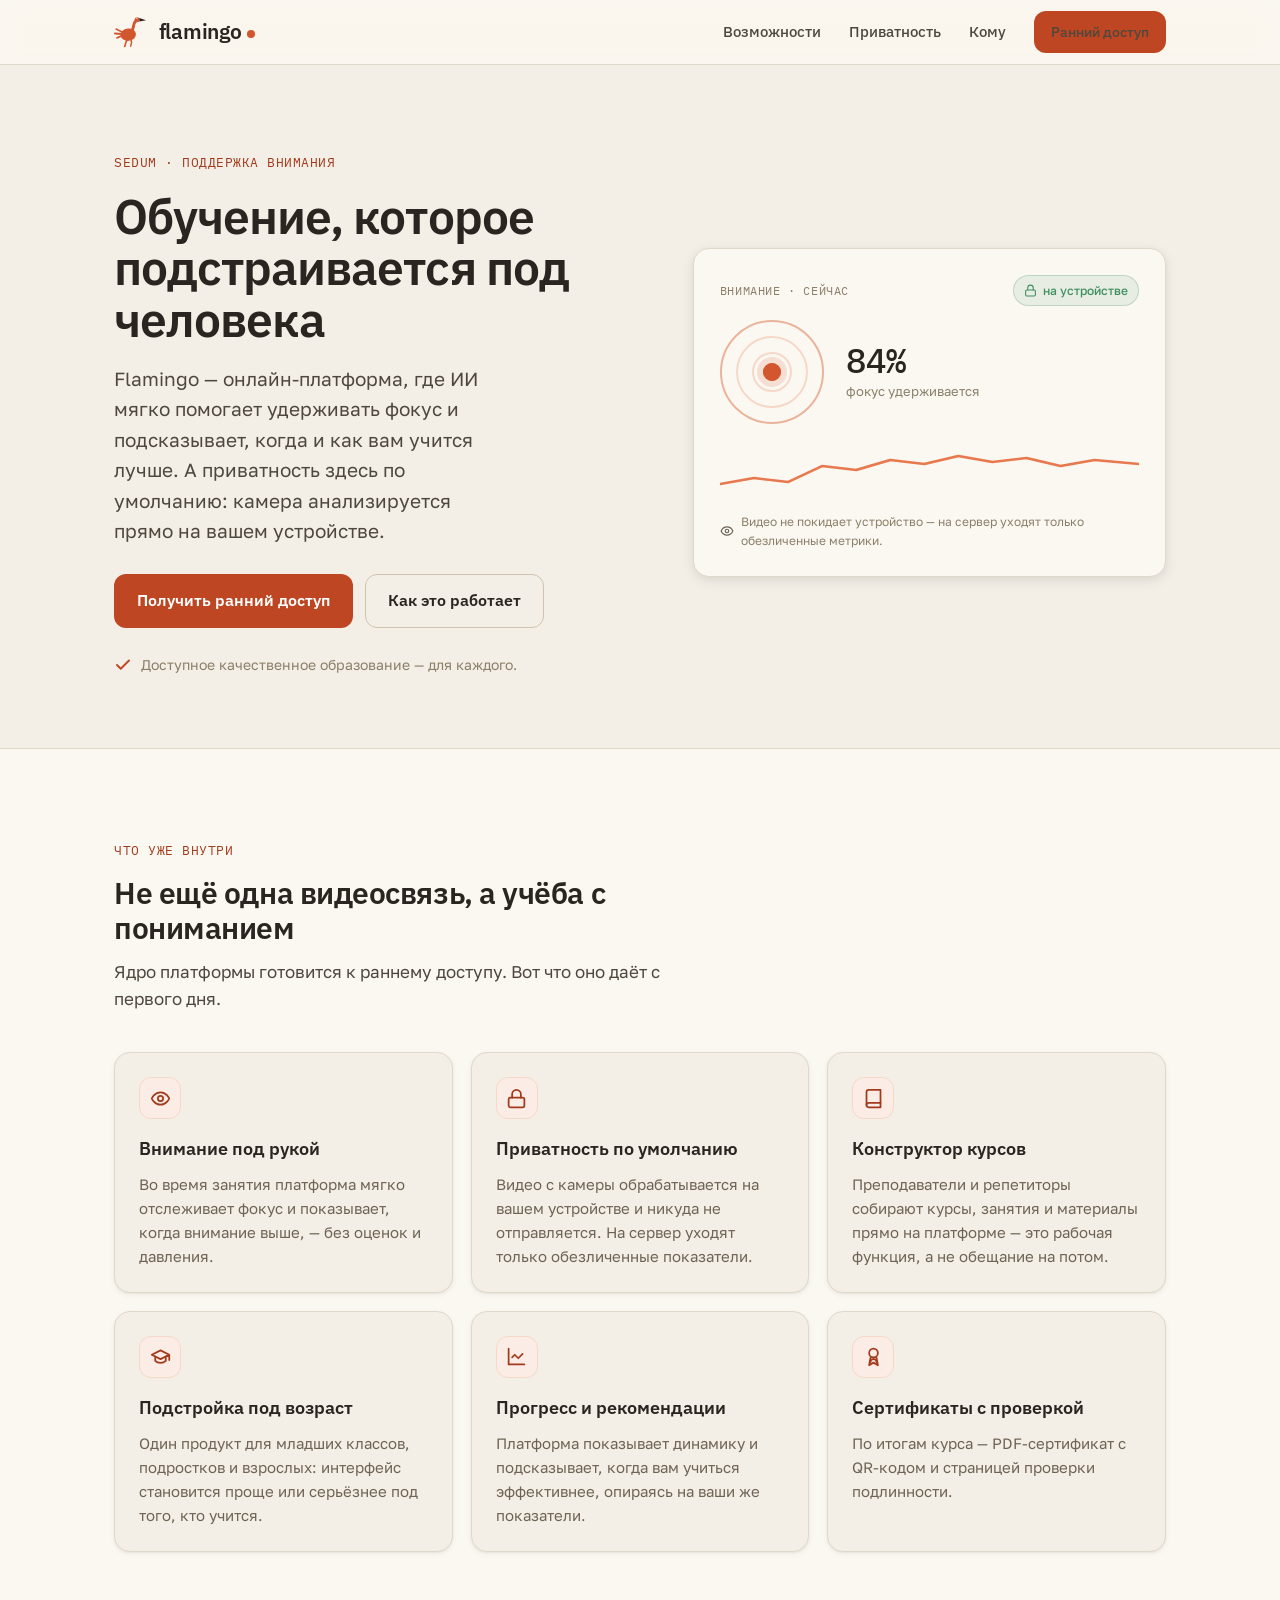
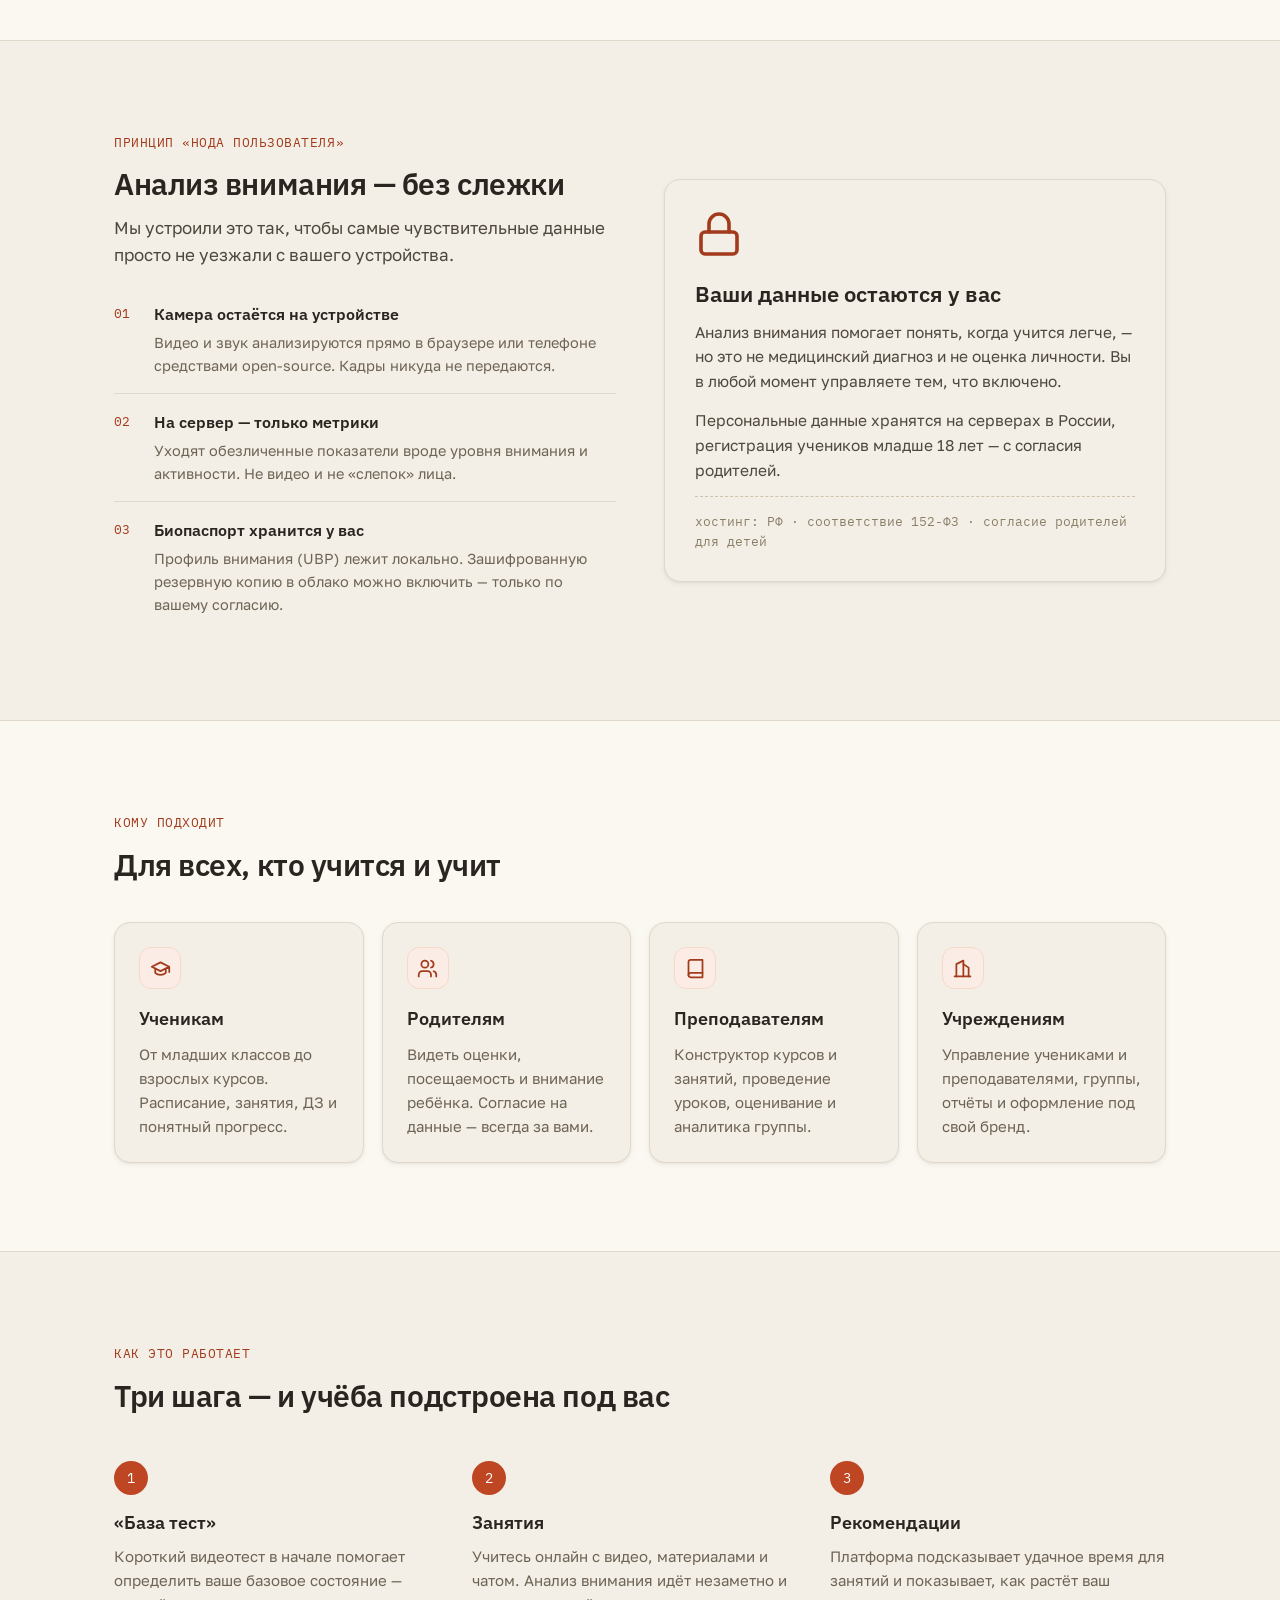
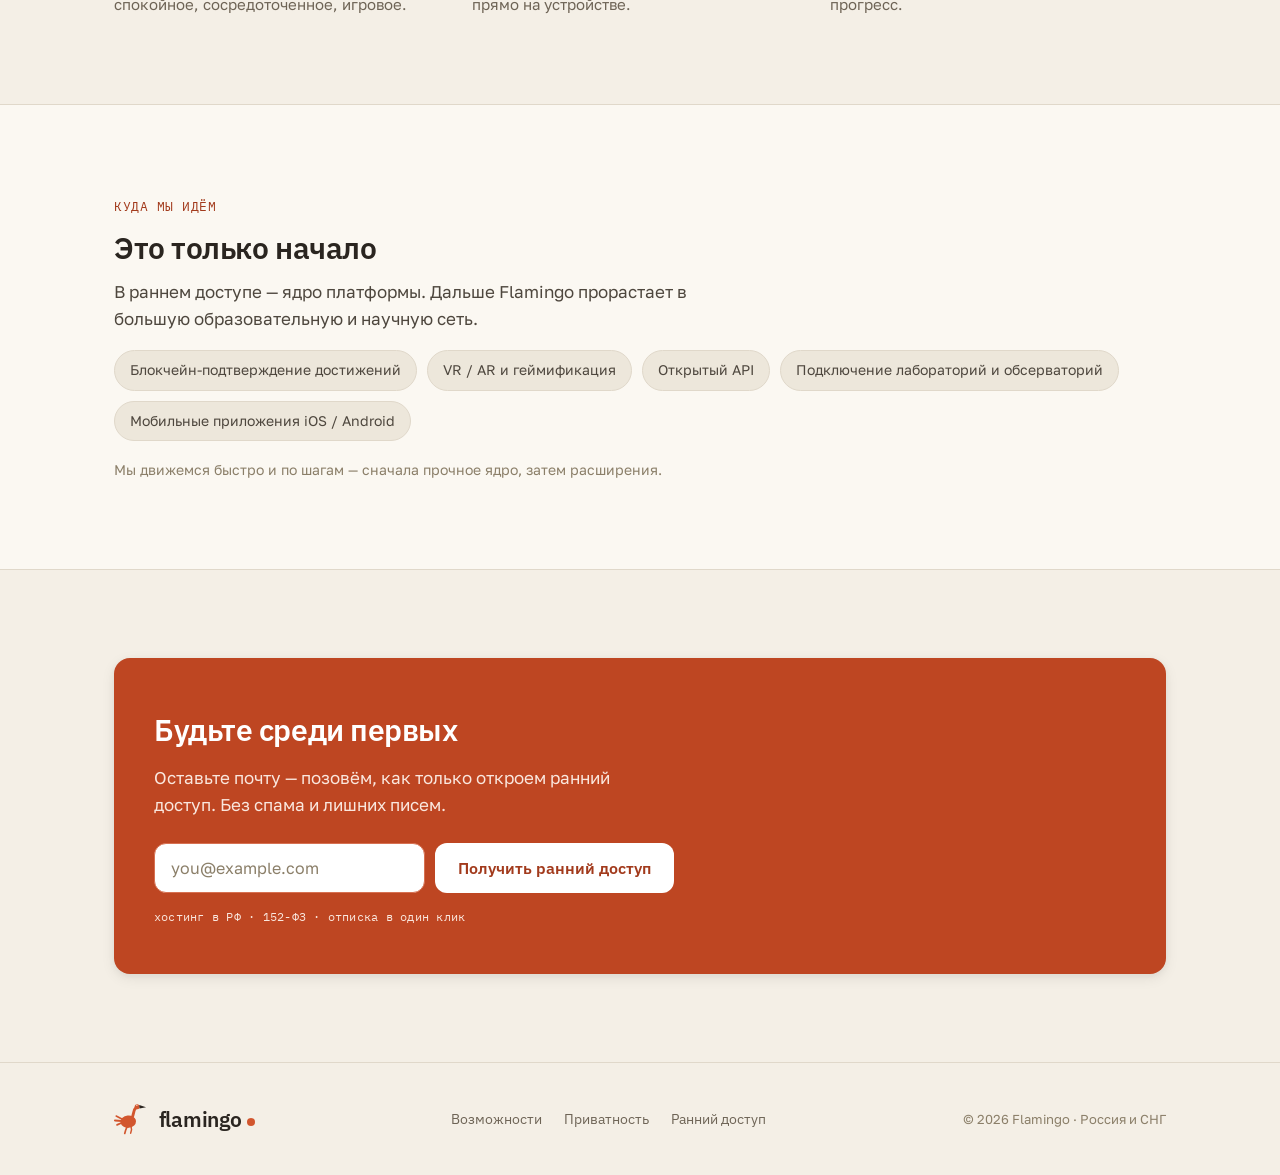
<file: landing/index.html>
<!DOCTYPE html>
<html lang="ru">
<head>
<meta charset="UTF-8" />
<meta name="viewport" content="width=device-width, initial-scale=1.0" />
<!-- Фавикон — отдельный рисунок для мелких размеров, не уменьшенный основной знак. -->
<link rel="icon" type="image/svg+xml" href="/favicon.svg" />
<title>Flamingo — обучение, которое подстраивается под человека</title>
<meta name="description" content="Онлайн-платформа Flamingo: ИИ мягко помогает удерживать внимание и подбирает, когда вам учится лучше. Приватность по умолчанию — камера анализируется на вашем устройстве." />
<link rel="preconnect" href="https://fonts.googleapis.com" />
<link rel="preconnect" href="https://fonts.gstatic.com" crossorigin />
<link href="https://fonts.googleapis.com/css2?family=IBM+Plex+Mono:wght@400;500&family=IBM+Plex+Sans:wght@400;500;600&family=Golos+Text:wght@400;500&display=swap" rel="stylesheet" />
<style>
  :root{
    --paper:#FBF8F2; --bg:#F4EFE6; --bg-subtle:#EDE7DB;
    --border:#E0D8CA; --border-strong:#CFC3B0;
    --ink:#2A2520; --n700:#4E473E; --n600:#6E6456; --n500:#8B7F69; --n400:#A99D87;
    --coral-700:#A23A1C; --coral-600:#BE4622; --coral-500:#D2562E; --coral-400:#E8794F;
    --coral-100:#F6D8C8; --coral-50:#FBEDE6;
    --success:#3F8F5F; --info:#2F74A8;
    --r-lg:16px; --r-md:12px; --r-sm:10px; --r-pill:999px;
    --shadow-sm:0 1px 2px rgba(42,37,32,.06), 0 2px 6px rgba(42,37,32,.05);
    --shadow-md:0 4px 14px rgba(42,37,32,.08), 0 2px 6px rgba(42,37,32,.05);
    --maxw:1100px;
    --sans:'IBM Plex Sans',system-ui,sans-serif;
    --body:'Golos Text',system-ui,sans-serif;
    --mono:'IBM Plex Mono',ui-monospace,monospace;
  }
  *{box-sizing:border-box;margin:0;padding:0}
  html{scroll-behavior:smooth}
  body{font-family:var(--body);background:var(--bg);color:var(--ink);line-height:1.6;-webkit-font-smoothing:antialiased;text-rendering:optimizeLegibility}
  h1,h2,h3,.eyebrow,.logo,.btn,nav a{font-family:var(--sans)}
  a{color:var(--coral-700);text-decoration:none}
  .wrap{max-width:var(--maxw);margin:0 auto;padding:0 24px}
  .mono{font-family:var(--mono)}
  .eyebrow{font-family:var(--mono);font-size:13px;letter-spacing:.04em;text-transform:uppercase;color:var(--coral-700)}

  /* focus ring for keyboard users */
  a:focus-visible,button:focus-visible,input:focus-visible{outline:none;box-shadow:0 0 0 3px var(--paper),0 0 0 5px var(--coral-400);border-radius:var(--r-sm)}

  /* ---- buttons ---- */
  .btn{display:inline-flex;align-items:center;gap:8px;font-size:16px;font-weight:600;padding:13px 22px;border-radius:var(--r-md);border:1px solid transparent;cursor:pointer;transition:transform .12s ease,background .15s ease,border-color .15s ease}
  .btn:active{transform:translateY(1px)}
  .btn-primary{background:var(--coral-600);color:#fff}
  .btn-primary:hover{background:var(--coral-700)}
  .btn-ghost{background:transparent;color:var(--ink);border-color:var(--border-strong)}
  .btn-ghost:hover{background:var(--bg-subtle)}

  /* ---- top bar ---- */
  header.bar{position:sticky;top:0;z-index:20;background:rgba(251,248,242,.82);backdrop-filter:saturate(180%) blur(10px);border-bottom:1px solid var(--border)}
  .bar .wrap{display:flex;align-items:center;justify-content:space-between;height:64px}
  /* Связка знак+слово. Знак в em, поэтому пропорция держится при любом кегле;
     он намеренно кривой — см. docs/brand/flamingo-brandbook.html §01. */
  .logo{font-weight:600;font-size:21px;letter-spacing:-.01em;display:inline-flex;align-items:center;gap:.42em;color:var(--ink);line-height:1}
  .logo .wm{display:inline-flex;align-items:flex-end}
  .logo .mk{width:1.7em;height:1.55em;flex:none;overflow:visible}
  .logo .dot{width:8px;height:8px;border-radius:50%;background:var(--coral-500);margin-left:5px;margin-bottom:4px}
  nav.links{display:flex;align-items:center;gap:28px}
  nav.links a{color:var(--n700);font-size:15px;font-weight:500}
  nav.links a:hover{color:var(--ink)}
  .bar .btn{padding:9px 16px;font-size:14px}
  @media(max-width:760px){nav.links a.navlink{display:none}}

  /* ---- hero ---- */
  .hero{padding:84px 0 72px}
  .hero .wrap{display:grid;grid-template-columns:1.05fr .95fr;gap:56px;align-items:center}
  .hero h1{font-size:48px;line-height:1.08;font-weight:600;letter-spacing:-.02em;margin:16px 0 18px}
  .hero p.sub{font-size:19px;color:var(--n700);max-width:33ch}
  .hero .cta{display:flex;gap:12px;margin-top:28px;flex-wrap:wrap}
  .hero .mission{margin-top:26px;font-size:14px;color:var(--n500);display:flex;align-items:center;gap:9px}
  .hero .mission .tick{width:18px;height:18px;color:var(--coral-600);flex:none}
  @media(max-width:880px){
    .hero .wrap{grid-template-columns:1fr;gap:40px}
    .hero h1{font-size:38px}
    .hero p.sub{max-width:none}
    .hero .visual{order:-1}
  }

  /* attention visual (the signature: a private "focus point") */
  .visual{position:relative;background:var(--paper);border:1px solid var(--border);border-radius:var(--r-lg);box-shadow:var(--shadow-md);padding:26px;overflow:hidden}
  .visual .vtop{display:flex;align-items:center;justify-content:space-between;margin-bottom:14px}
  .visual .vlabel{font-family:var(--mono);font-size:12px;text-transform:uppercase;letter-spacing:.05em;color:var(--n500)}
  .chip{display:inline-flex;align-items:center;gap:6px;font-size:12px;font-weight:500;color:var(--success);background:rgba(63,143,95,.1);border:1px solid rgba(63,143,95,.25);padding:5px 10px;border-radius:var(--r-pill)}
  .chip svg{width:13px;height:13px}
  .focuswrap{display:flex;align-items:center;gap:22px}
  .rings{position:relative;width:104px;height:104px;flex:none}
  .rings .ring{position:absolute;inset:0;border-radius:50%;border:2px solid var(--coral-200,#EBB39B)}
  .rings .ring.r2{inset:16px;border-color:var(--coral-100)}
  .rings .ring.r3{inset:32px;border-color:var(--coral-100)}
  .rings .pt{position:absolute;left:50%;top:50%;width:18px;height:18px;border-radius:50%;background:var(--coral-500);transform:translate(-50%,-50%);box-shadow:0 0 0 6px rgba(210,86,46,.16)}
  .rings .pulse{position:absolute;left:50%;top:50%;width:18px;height:18px;border-radius:50%;border:2px solid var(--coral-400);transform:translate(-50%,-50%);animation:pulse 2.8s ease-out infinite}
  @keyframes pulse{0%{opacity:.7;width:18px;height:18px}100%{opacity:0;width:104px;height:104px}}
  .readout .big{font-family:var(--mono);font-size:34px;font-weight:500;color:var(--ink);line-height:1}
  .readout .cap{font-size:13px;color:var(--n500);margin-top:4px}
  .spark{margin-top:20px;display:block;width:100%;height:54px}
  .vfoot{margin-top:14px;font-size:12px;color:var(--n500);display:flex;align-items:center;gap:7px}
  .vfoot svg{width:14px;height:14px;color:var(--n600);flex:none}

  /* ---- generic section ---- */
  .section{padding:88px 0}
  .section.alt{background:var(--paper);border-top:1px solid var(--border);border-bottom:1px solid var(--border)}
  .shead{max-width:60ch;margin-bottom:40px}
  .shead h2{font-size:30px;font-weight:600;letter-spacing:-.015em;margin:12px 0 12px;line-height:1.18}
  .shead p{font-size:17px;color:var(--n700)}

  /* cards grid */
  .grid{display:grid;gap:18px}
  .grid.c3{grid-template-columns:repeat(3,1fr)}
  .grid.c4{grid-template-columns:repeat(4,1fr)}
  @media(max-width:900px){.grid.c3,.grid.c4{grid-template-columns:repeat(2,1fr)}}
  @media(max-width:560px){.grid.c3,.grid.c4{grid-template-columns:1fr}}
  .card{background:var(--paper);border:1px solid var(--border);border-radius:var(--r-lg);padding:24px;box-shadow:var(--shadow-sm)}
  .section.alt .card{background:var(--bg)}
  .ic{width:42px;height:42px;border-radius:var(--r-md);background:var(--coral-50);border:1px solid var(--coral-100);display:flex;align-items:center;justify-content:center;margin-bottom:16px}
  .ic svg{width:21px;height:21px;color:var(--coral-700)}
  .card h3{font-size:18px;font-weight:600;margin-bottom:8px}
  .card p{font-size:15px;color:var(--n600)}

  /* privacy split */
  .split{display:grid;grid-template-columns:1fr 1fr;gap:48px;align-items:center}
  @media(max-width:880px){.split{grid-template-columns:1fr;gap:32px}}
  .pli{display:flex;gap:14px;padding:16px 0;border-bottom:1px solid var(--border)}
  .pli:last-child{border-bottom:none}
  .pli .pn{font-family:var(--mono);font-size:13px;color:var(--coral-700);flex:none;width:26px;padding-top:2px}
  .pli h4{font-size:16px;font-weight:600;margin-bottom:3px;font-family:var(--sans)}
  .pli p{font-size:14.5px;color:var(--n600)}
  .privacy-card{background:var(--bg);border:1px solid var(--border);border-radius:var(--r-lg);padding:30px;box-shadow:var(--shadow-sm)}
  .privacy-card .lockbig{width:48px;height:48px;color:var(--coral-700);margin-bottom:16px}
  .privacy-card h3{font-size:22px;font-weight:600;margin-bottom:12px;line-height:1.2}
  .privacy-card p{font-size:15.5px;color:var(--n700);margin-bottom:14px}
  .privacy-card .res{font-family:var(--mono);font-size:12.5px;color:var(--n500);border-top:1px dashed var(--border-strong);padding-top:14px}

  /* steps (a real sequence -> numbered) */
  .steps{counter-reset:step;display:grid;grid-template-columns:repeat(3,1fr);gap:22px}
  @media(max-width:820px){.steps{grid-template-columns:1fr}}
  .step{position:relative;padding-top:8px}
  .step .num{font-family:var(--mono);font-size:14px;color:#fff;background:var(--coral-600);width:34px;height:34px;border-radius:50%;display:flex;align-items:center;justify-content:center;margin-bottom:14px}
  .step h3{font-size:18px;font-weight:600;margin-bottom:6px}
  .step p{font-size:15px;color:var(--n600)}

  /* vision strip */
  .vision{display:flex;flex-wrap:wrap;gap:10px;margin-top:8px}
  .vtag{font-size:14px;color:var(--n700);background:var(--bg-subtle);border:1px solid var(--border);border-radius:var(--r-pill);padding:8px 15px}
  .vnote{margin-top:18px;font-size:14px;color:var(--n500)}

  /* early access */
  .cta-band{background:var(--coral-600);border-radius:var(--r-lg);padding:48px 40px;color:#fff;box-shadow:var(--shadow-md)}
  .cta-band h2{font-size:30px;font-weight:600;letter-spacing:-.015em;color:#fff;margin-bottom:10px}
  .cta-band p.lead{font-size:17px;color:#FAE7DE;max-width:46ch;margin-bottom:24px}
  form.signup{display:flex;gap:10px;max-width:520px;flex-wrap:wrap}
  form.signup input{flex:1;min-width:240px;font-family:var(--body);font-size:16px;padding:14px 16px;border-radius:var(--r-md);border:1px solid #D77152;background:#fff;color:var(--ink)}
  form.signup input::placeholder{color:var(--n500)}
  form.signup .btn-on-coral{background:#fff;color:var(--coral-700)}
  form.signup .btn-on-coral:hover{background:#FBEDE6}
  .formnote{margin-top:14px;font-family:var(--mono);font-size:12px;color:#FAE7DE;letter-spacing:.02em}
  .formok{display:none;align-items:center;gap:10px;background:rgba(255,255,255,.14);border:1px solid rgba(255,255,255,.4);color:#fff;padding:14px 18px;border-radius:var(--r-md);font-size:15.5px;max-width:520px}
  .formok svg{width:18px;height:18px;flex:none}
  .err{display:none;color:#FFE2DA;font-size:13px;margin-top:8px}

  /* footer */
  footer.foot{padding:40px 0;border-top:1px solid var(--border)}
  footer.foot .wrap{display:flex;align-items:center;justify-content:space-between;flex-wrap:wrap;gap:14px}
  footer.foot .flinks{display:flex;gap:22px}
  footer.foot a{color:var(--n600);font-size:14px}
  footer.foot a:hover{color:var(--ink)}
  footer.foot .cprt{font-size:13px;color:var(--n500)}

  @media(prefers-reduced-motion:reduce){
    html{scroll-behavior:auto}
    .rings .pulse{animation:none;display:none}
    .btn{transition:none}
  }
</style>
</head>
<body>

<header class="bar">
  <div class="wrap">
    <span class="logo"><svg class="mk" viewBox="0 0 120 110" aria-hidden="true"><g fill="none" stroke="var(--mk-c,#D2562E)" stroke-linecap="round"><path d="M28 55 L7 44" stroke-width="5.4"/><path d="M26 61 L3 59" stroke-width="7"/><path d="M28 66 L10 74" stroke-width="5.8"/><path d="M44 80 L39 92 L36 103" stroke-width="5.6"/><path d="M57 78 L59 90 L56 102" stroke-width="5"/></g><path d="M58 52 C70 44 60 28 74 16" fill="none" stroke="var(--mk-c,#D2562E)" stroke-width="10" stroke-linecap="round"/><ellipse cx="48" cy="63" rx="26" ry="21" fill="var(--mk-c,#D2562E)" transform="rotate(-6 48 63)"/><circle cx="78" cy="13" r="8.5" fill="var(--mk-c,#D2562E)"/><path d="M85 7 L108 14 L86 19 Z" fill="var(--mk-ink,#2A2520)"/><circle cx="77" cy="8" r="2.2" fill="var(--mk-eye,#FBF8F2)"/></svg><span class="wm">flamingo<span class="dot"></span></span></span>
    <nav class="links">
      <a class="navlink" href="#value">Возможности</a>
      <a class="navlink" href="#privacy">Приватность</a>
      <a class="navlink" href="#who">Кому</a>
      <a class="btn btn-primary" href="#join">Ранний доступ</a>
    </nav>
  </div>
</header>

<main>
  <!-- HERO -->
  <section class="hero">
    <div class="wrap">
      <div class="hcopy">
        <span class="eyebrow">SEduM · поддержка внимания</span>
        <h1>Обучение, которое подстраивается под человека</h1>
        <p class="sub">Flamingo — онлайн-платформа, где ИИ мягко помогает удерживать фокус и подсказывает, когда и как вам учится лучше. А приватность здесь по умолчанию: камера анализируется прямо на вашем устройстве.</p>
        <div class="cta">
          <a class="btn btn-primary" href="#join">Получить ранний доступ</a>
          <a class="btn btn-ghost" href="#how">Как это работает</a>
        </div>
        <div class="mission">
          <svg class="tick" viewBox="0 0 24 24" fill="none" stroke="currentColor" stroke-width="2.5" stroke-linecap="round" stroke-linejoin="round"><path d="M20 6 9 17l-5-5"/></svg>
          Доступное качественное образование — для каждого.
        </div>
      </div>

      <div class="visual" aria-hidden="true">
        <div class="vtop">
          <span class="vlabel">Внимание · сейчас</span>
          <span class="chip">
            <svg viewBox="0 0 24 24" fill="none" stroke="currentColor" stroke-width="2" stroke-linecap="round" stroke-linejoin="round"><rect x="3" y="11" width="18" height="11" rx="2"/><path d="M7 11V7a5 5 0 0 1 10 0v4"/></svg>
            на устройстве
          </span>
        </div>
        <div class="focuswrap">
          <div class="rings">
            <div class="ring r1"></div>
            <div class="ring r2"></div>
            <div class="ring r3"></div>
            <div class="pulse"></div>
            <div class="pt"></div>
          </div>
          <div class="readout">
            <div class="big">84%</div>
            <div class="cap">фокус удерживается</div>
          </div>
        </div>
        <svg class="spark" viewBox="0 0 320 54" preserveAspectRatio="none">
          <polyline fill="none" stroke="#E8794F" stroke-width="2.5" stroke-linecap="round" stroke-linejoin="round"
            points="0,40 26,34 52,38 78,22 104,26 130,16 156,20 182,12 208,18 234,14 260,22 286,16 320,20"/>
        </svg>
        <div class="vfoot">
          <svg viewBox="0 0 24 24" fill="none" stroke="currentColor" stroke-width="2" stroke-linecap="round" stroke-linejoin="round"><path d="M2 12s3-7 10-7 10 7 10 7-3 7-10 7-10-7-10-7Z"/><circle cx="12" cy="12" r="3"/></svg>
          Видео не покидает устройство — на сервер уходят только обезличенные метрики.
        </div>
      </div>
    </div>
  </section>

  <!-- VALUE -->
  <section class="section alt" id="value">
    <div class="wrap">
      <div class="shead">
        <span class="eyebrow">Что уже внутри</span>
        <h2>Не ещё одна видеосвязь, а учёба с пониманием</h2>
        <p>Ядро платформы готовится к раннему доступу. Вот что оно даёт с первого дня.</p>
      </div>
      <div class="grid c3">
        <div class="card">
          <div class="ic"><svg viewBox="0 0 24 24" fill="none" stroke="currentColor" stroke-width="2" stroke-linecap="round" stroke-linejoin="round"><path d="M2 12s3-7 10-7 10 7 10 7-3 7-10 7-10-7-10-7Z"/><circle cx="12" cy="12" r="3"/></svg></div>
          <h3>Внимание под рукой</h3>
          <p>Во время занятия платформа мягко отслеживает фокус и показывает, когда внимание выше, — без оценок и давления.</p>
        </div>
        <div class="card">
          <div class="ic"><svg viewBox="0 0 24 24" fill="none" stroke="currentColor" stroke-width="2" stroke-linecap="round" stroke-linejoin="round"><rect x="3" y="11" width="18" height="11" rx="2"/><path d="M7 11V7a5 5 0 0 1 10 0v4"/></svg></div>
          <h3>Приватность по умолчанию</h3>
          <p>Видео с камеры обрабатывается на вашем устройстве и никуда не отправляется. На сервер уходят только обезличенные показатели.</p>
        </div>
        <div class="card">
          <div class="ic"><svg viewBox="0 0 24 24" fill="none" stroke="currentColor" stroke-width="2" stroke-linecap="round" stroke-linejoin="round"><path d="M4 19.5A2.5 2.5 0 0 1 6.5 17H20"/><path d="M6.5 2H20v20H6.5A2.5 2.5 0 0 1 4 19.5v-15A2.5 2.5 0 0 1 6.5 2Z"/></svg></div>
          <h3>Конструктор курсов</h3>
          <p>Преподаватели и репетиторы собирают курсы, занятия и материалы прямо на платформе — это рабочая функция, а не обещание на потом.</p>
        </div>
        <div class="card">
          <div class="ic"><svg viewBox="0 0 24 24" fill="none" stroke="currentColor" stroke-width="2" stroke-linecap="round" stroke-linejoin="round"><path d="M22 10v6M2 10l10-5 10 5-10 5z"/><path d="M6 12v5c3 3 9 3 12 0v-5"/></svg></div>
          <h3>Подстройка под возраст</h3>
          <p>Один продукт для младших классов, подростков и взрослых: интерфейс становится проще или серьёзнее под того, кто учится.</p>
        </div>
        <div class="card">
          <div class="ic"><svg viewBox="0 0 24 24" fill="none" stroke="currentColor" stroke-width="2" stroke-linecap="round" stroke-linejoin="round"><path d="M3 3v18h18"/><path d="m19 9-5 5-4-4-3 3"/></svg></div>
          <h3>Прогресс и рекомендации</h3>
          <p>Платформа показывает динамику и подсказывает, когда вам учиться эффективнее, опираясь на ваши же показатели.</p>
        </div>
        <div class="card">
          <div class="ic"><svg viewBox="0 0 24 24" fill="none" stroke="currentColor" stroke-width="2" stroke-linecap="round" stroke-linejoin="round"><path d="M12 15c-2 0-3.5 1.5-3.5 3.5"/><path d="M15.5 18.5C15.5 16.5 14 15 12 15"/><circle cx="12" cy="8" r="5"/><path d="M8.5 13.5 7 22l5-3 5 3-1.5-8.5"/></svg></div>
          <h3>Сертификаты с проверкой</h3>
          <p>По итогам курса — PDF-сертификат с QR-кодом и страницей проверки подлинности.</p>
        </div>
      </div>
    </div>
  </section>

  <!-- PRIVACY -->
  <section class="section" id="privacy">
    <div class="wrap">
      <div class="split">
        <div>
          <span class="eyebrow">Принцип «нода пользователя»</span>
          <div class="shead" style="margin-bottom:18px">
            <h2>Анализ внимания — без слежки</h2>
            <p>Мы устроили это так, чтобы самые чувствительные данные просто не уезжали с вашего устройства.</p>
          </div>
          <div class="plist">
            <div class="pli"><span class="pn">01</span><div><h4>Камера остаётся на устройстве</h4><p>Видео и звук анализируются прямо в браузере или телефоне средствами open-source. Кадры никуда не передаются.</p></div></div>
            <div class="pli"><span class="pn">02</span><div><h4>На сервер — только метрики</h4><p>Уходят обезличенные показатели вроде уровня внимания и активности. Не видео и не «слепок» лица.</p></div></div>
            <div class="pli"><span class="pn">03</span><div><h4>Биопаспорт хранится у вас</h4><p>Профиль внимания (UBP) лежит локально. Зашифрованную резервную копию в облако можно включить — только по вашему согласию.</p></div></div>
          </div>
        </div>
        <div class="privacy-card">
          <svg class="lockbig" viewBox="0 0 24 24" fill="none" stroke="currentColor" stroke-width="1.8" stroke-linecap="round" stroke-linejoin="round"><rect x="3" y="11" width="18" height="11" rx="2"/><path d="M7 11V7a5 5 0 0 1 10 0v4"/></svg>
          <h3>Ваши данные остаются у вас</h3>
          <p>Анализ внимания помогает понять, когда учится легче, — но это не медицинский диагноз и не оценка личности. Вы в любой момент управляете тем, что включено.</p>
          <p>Персональные данные хранятся на серверах в России, регистрация учеников младше 18 лет — с согласия родителей.</p>
          <div class="res">хостинг: РФ · соответствие 152-ФЗ · согласие родителей для детей</div>
        </div>
      </div>
    </div>
  </section>

  <!-- WHO -->
  <section class="section alt" id="who">
    <div class="wrap">
      <div class="shead">
        <span class="eyebrow">Кому подходит</span>
        <h2>Для всех, кто учится и учит</h2>
      </div>
      <div class="grid c4">
        <div class="card">
          <div class="ic"><svg viewBox="0 0 24 24" fill="none" stroke="currentColor" stroke-width="2" stroke-linecap="round" stroke-linejoin="round"><path d="M22 10v6M2 10l10-5 10 5-10 5z"/><path d="M6 12v5c3 3 9 3 12 0v-5"/></svg></div>
          <h3>Ученикам</h3>
          <p>От младших классов до взрослых курсов. Расписание, занятия, ДЗ и понятный прогресс.</p>
        </div>
        <div class="card">
          <div class="ic"><svg viewBox="0 0 24 24" fill="none" stroke="currentColor" stroke-width="2" stroke-linecap="round" stroke-linejoin="round"><path d="M16 21v-2a4 4 0 0 0-4-4H6a4 4 0 0 0-4 4v2"/><circle cx="9" cy="7" r="4"/><path d="M22 21v-2a4 4 0 0 0-3-3.87"/><path d="M16 3.13a4 4 0 0 1 0 7.75"/></svg></div>
          <h3>Родителям</h3>
          <p>Видеть оценки, посещаемость и внимание ребёнка. Согласие на данные — всегда за вами.</p>
        </div>
        <div class="card">
          <div class="ic"><svg viewBox="0 0 24 24" fill="none" stroke="currentColor" stroke-width="2" stroke-linecap="round" stroke-linejoin="round"><path d="M4 19.5A2.5 2.5 0 0 1 6.5 17H20"/><path d="M6.5 2H20v20H6.5A2.5 2.5 0 0 1 4 19.5v-15A2.5 2.5 0 0 1 6.5 2Z"/></svg></div>
          <h3>Преподавателям</h3>
          <p>Конструктор курсов и занятий, проведение уроков, оценивание и аналитика группы.</p>
        </div>
        <div class="card">
          <div class="ic"><svg viewBox="0 0 24 24" fill="none" stroke="currentColor" stroke-width="2" stroke-linecap="round" stroke-linejoin="round"><path d="M3 21h18"/><path d="M5 21V7l8-4v18"/><path d="M19 21V11l-6-4"/></svg></div>
          <h3>Учреждениям</h3>
          <p>Управление учениками и преподавателями, группы, отчёты и оформление под свой бренд.</p>
        </div>
      </div>
    </div>
  </section>

  <!-- HOW -->
  <section class="section" id="how">
    <div class="wrap">
      <div class="shead">
        <span class="eyebrow">Как это работает</span>
        <h2>Три шага — и учёба подстроена под вас</h2>
      </div>
      <div class="steps">
        <div class="step">
          <div class="num">1</div>
          <h3>«База тест»</h3>
          <p>Короткий видеотест в начале помогает определить ваше базовое состояние — спокойное, сосредоточенное, игровое.</p>
        </div>
        <div class="step">
          <div class="num">2</div>
          <h3>Занятия</h3>
          <p>Учитесь онлайн с видео, материалами и чатом. Анализ внимания идёт незаметно и прямо на устройстве.</p>
        </div>
        <div class="step">
          <div class="num">3</div>
          <h3>Рекомендации</h3>
          <p>Платформа подсказывает удачное время для занятий и показывает, как растёт ваш прогресс.</p>
        </div>
      </div>
    </div>
  </section>

  <!-- VISION -->
  <section class="section alt">
    <div class="wrap">
      <div class="shead" style="margin-bottom:18px">
        <span class="eyebrow">Куда мы идём</span>
        <h2>Это только начало</h2>
        <p>В раннем доступе — ядро платформы. Дальше Flamingo прорастает в большую образовательную и научную сеть.</p>
      </div>
      <div class="vision">
        <span class="vtag">Блокчейн-подтверждение достижений</span>
        <span class="vtag">VR / AR и геймификация</span>
        <span class="vtag">Открытый API</span>
        <span class="vtag">Подключение лабораторий и обсерваторий</span>
        <span class="vtag">Мобильные приложения iOS / Android</span>
      </div>
      <p class="vnote">Мы движемся быстро и по шагам — сначала прочное ядро, затем расширения.</p>
    </div>
  </section>

  <!-- JOIN -->
  <section class="section" id="join">
    <div class="wrap">
      <div class="cta-band">
        <h2>Будьте среди первых</h2>
        <p class="lead">Оставьте почту — позовём, как только откроем ранний доступ. Без спама и лишних писем.</p>
        <form class="signup" id="signupForm" novalidate>
          <input type="email" id="email" name="email" placeholder="you@example.com" aria-label="Электронная почта" autocomplete="email" required />
          <button type="submit" class="btn btn-on-coral">Получить ранний доступ</button>
        </form>
        <p class="err" id="formErr">Похоже, в адресе ошибка — проверьте и попробуйте ещё раз.</p>
        <div class="formok" id="formOk">
          <svg viewBox="0 0 24 24" fill="none" stroke="currentColor" stroke-width="2.5" stroke-linecap="round" stroke-linejoin="round"><path d="M20 6 9 17l-5-5"/></svg>
          Готово — вы в списке раннего доступа. Спишемся, как только откроем.
        </div>
        <p class="formnote">хостинг в РФ · 152-ФЗ · отписка в один клик</p>
      </div>
    </div>
  </section>
</main>

<footer class="foot">
  <div class="wrap">
    <span class="logo"><svg class="mk" viewBox="0 0 120 110" aria-hidden="true"><g fill="none" stroke="var(--mk-c,#D2562E)" stroke-linecap="round"><path d="M28 55 L7 44" stroke-width="5.4"/><path d="M26 61 L3 59" stroke-width="7"/><path d="M28 66 L10 74" stroke-width="5.8"/><path d="M44 80 L39 92 L36 103" stroke-width="5.6"/><path d="M57 78 L59 90 L56 102" stroke-width="5"/></g><path d="M58 52 C70 44 60 28 74 16" fill="none" stroke="var(--mk-c,#D2562E)" stroke-width="10" stroke-linecap="round"/><ellipse cx="48" cy="63" rx="26" ry="21" fill="var(--mk-c,#D2562E)" transform="rotate(-6 48 63)"/><circle cx="78" cy="13" r="8.5" fill="var(--mk-c,#D2562E)"/><path d="M85 7 L108 14 L86 19 Z" fill="var(--mk-ink,#2A2520)"/><circle cx="77" cy="8" r="2.2" fill="var(--mk-eye,#FBF8F2)"/></svg><span class="wm">flamingo<span class="dot"></span></span></span>
    <nav class="flinks">
      <a href="#value">Возможности</a>
      <a href="#privacy">Приватность</a>
      <a href="#join">Ранний доступ</a>
    </nav>
    <span class="cprt">© 2026 Flamingo · Россия и СНГ</span>
  </div>
</footer>

<script>
  (function(){
    var form=document.getElementById('signupForm');
    var email=document.getElementById('email');
    var ok=document.getElementById('formOk');
    var err=document.getElementById('formErr');
    var re=/^[^\s@]+@[^\s@]+\.[^\s@]+$/;
    form.addEventListener('submit',function(e){
      e.preventDefault();
      var v=(email.value||'').trim();
      if(!re.test(v)){
        err.style.display='block';
        email.focus();
        return;
      }
      err.style.display='none';
      // In production this posts the email to the early-access endpoint.
      form.style.display='none';
      ok.style.display='flex';
    });
    email.addEventListener('input',function(){ if(err.style.display==='block') err.style.display='none'; });
  })();
</script>
</body>
</html>
</file>
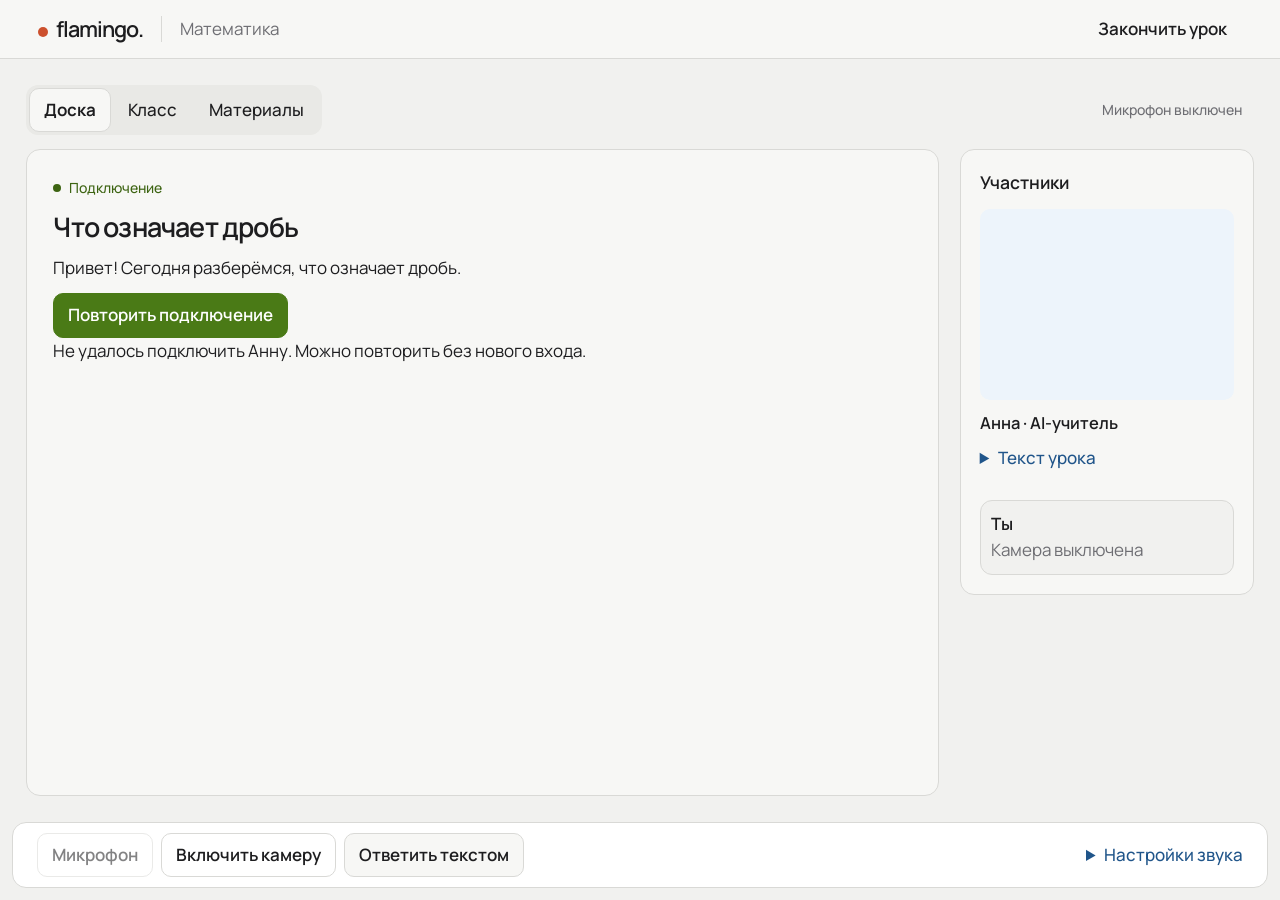
<file: frontend/public/sedum/anna/index.html>
<!doctype html>
<html lang="ru"><meta charset="utf-8"><meta name="viewport" content="width=device-width,initial-scale=1,interactive-widget=resizes-content">
<title>Что означает дробь — Flamingo</title>
<script>if(location.protocol==='file:')location.replace('https://flamingo.plus/sedum/anna/')</script>
<style>
@font-face{font-family:Inter;src:url('../assets/inter-cyrillic.woff2') format('woff2');font-weight:100 900;font-display:swap}
:root{color-scheme:light;--ink:#1d1d1f;--muted:#6e6e73;--line:#dce2ea;--blue:#2867a8;--pale:#edf4fb}
*{box-sizing:border-box}[hidden]{display:none!important}body{font:1rem/1.55 Inter,system-ui,sans-serif;color:var(--ink);background:#fff;margin:0;min-height:100dvh;display:flex;flex-direction:column}
header{border-bottom:1px solid var(--line)}.top{padding:12px clamp(12px,3vw,44px);display:flex;align-items:center;gap:clamp(12px,3vw,38px)}.subject{border-left:1px solid var(--line);padding-left:clamp(12px,3vw,38px)}.top #end{margin-left:auto}
.brand{font-size:1.35rem;font-weight:760;letter-spacing:-.05em}.brand::before{content:"";display:inline-block;background:#cc502d;width:10px;height:10px;border-radius:50%;margin-right:8px}
main{width:100%;flex:1;display:flex;flex-direction:column;padding:clamp(12px,2vw,24px)}.room{flex:1;display:grid;grid-template-columns:minmax(0,1fr) minmax(250px,24%);gap:clamp(12px,1.6vw,22px);align-items:stretch}
h1{font-size:clamp(1.7rem,3.6vw,3.1rem);font-weight:600;line-height:1.12;letter-spacing:-.035em;margin:0 0 12px}h2{font-size:1.15rem;font-weight:600;margin:0 0 12px}p{margin:0 0 12px}.intro,.muted{color:var(--muted)}
.views{display:flex;flex-wrap:wrap;gap:8px;margin-bottom:14px}.views button[aria-pressed=true]{background:var(--pale);color:#20558a;border-color:#a8bfd8}
.workspace,.materials{border:1px solid var(--line);border-radius:16px;min-width:0;padding:clamp(14px,2.1vw,32px)}
.workspace{background:radial-gradient(circle,#dce6f1 1px,transparent 1.2px) 0 0 / 24px 24px,#fff}.surface{font-size:.94rem;color:var(--muted);font-weight:500;margin-bottom:clamp(12px,2vw,26px)}
.board{margin:18px 0;padding:clamp(12px,2vw,24px);border:1px solid var(--line);border-radius:14px;background:#f9fbfe}.board p{font-weight:600;margin-bottom:12px}
.question{font-size:clamp(1rem,1.6vw,1.25rem);font-weight:500;max-width:65ch;margin:18px 0;overflow-wrap:anywhere}.question:empty{display:none}
.workspace[data-active=true] h1{font-size:clamp(1rem,1.6vw,1.35rem);letter-spacing:-.02em}.workspace[data-active=true] .question[data-short=true]{font-size:clamp(1.55rem,3.5vw,2.9rem);letter-spacing:-.03em;line-height:1.13;font-weight:600;margin:clamp(16px,4vw,56px) 0 26px}
.workspace:has(.question[data-short=true]) .intro{display:none}
.tape{display:flex;overflow:hidden;border:1px solid #8ba3bc;border-radius:8px;height:clamp(30px,5vw,52px)}.cell{flex:1;background:white}.cell+.cell{border-left:1px solid #8ba3bc}.filled{background:#5991c7}
.fraction-guide{display:inline-grid;grid-template-columns:auto 1fr;gap:4px 12px;align-items:center;max-width:100%}.fraction-guide strong{font-size:1.45rem;text-align:center;padding:3px 8px;border:2px solid transparent;border-radius:50%}.fraction-guide .fraction-rule{border-top:2px solid currentColor}.fraction-guide[data-focus=top] .fraction-top,.fraction-guide[data-focus=bottom] .fraction-bottom{border-color:#2867a8;background:#edf5fd}.fraction-guide[data-focus=top] .fraction-label-top,.fraction-guide[data-focus=bottom] .fraction-label-bottom{color:#20558a;font-weight:700}
.teacher{border:1px solid var(--line);border-radius:16px;min-width:0;background:white;padding:clamp(10px,1.5vw,20px)}
.portrait,.pupil-video{display:block;width:100%;height:auto;aspect-ratio:4/3;object-fit:cover;border-radius:10px;background:var(--pale)}.bio{padding:10px 0}.bio p{margin:0}.bio strong{font-size:1.03rem;font-weight:600}
.pupil{background:#f6f8fb;border:1px solid var(--line);border-radius:12px;padding:10px;margin-top:10px;min-width:0}.pupil-video{transform:scaleX(-1);margin-bottom:8px}.pupil-id{font-weight:600}.pupil-off{color:var(--muted);margin:0}
.teacher-note{font-size:.88rem;color:var(--muted);margin-top:8px}.material-nav{display:flex;gap:8px;flex-wrap:wrap;margin-bottom:18px}.materials article{max-width:65ch}.materials a{color:#20558a}
.room[data-view=class]{grid-template-columns:minmax(0,1fr)}.room[data-view=class] .teacher{display:grid;grid-template-columns:repeat(2,minmax(0,1fr));gap:12px;align-content:start}.room[data-view=class] .teacher>h2{grid-column:1/-1;margin:0}.room[data-view=class] .pupil{margin:0;display:flex;flex-direction:column;justify-content:center}.room[data-view=class] .portrait,.room[data-view=class] .pupil-video{max-height:52dvh;height:100%;object-fit:contain}.room[data-view=class] .pupil:has(.pupil-video[hidden]){min-height:min(44dvh,520px);align-items:center}
.avatar{position:relative}.mouth{position:absolute;left:52.1%;top:43.8%;width:8%;height:3%;border-radius:var(--lip-radius,45%);background:radial-gradient(ellipse at 52% 68%,#95564c,#482321 80%);transform:translate(-50%,-50%) rotate(-7deg) scale(var(--lip-width,1),var(--jaw,0));opacity:var(--mouth-opacity,0);pointer-events:none}
@media(prefers-reduced-motion:reduce){.mouth{display:none}}
button,input,select{font:inherit}button{min-height:44px;padding:8px 14px;border:1px solid var(--line);border-radius:9px;background:white;color:var(--ink);cursor:pointer;font-weight:600}
button:disabled{opacity:.55;cursor:default}button:focus-visible,input:focus-visible{outline:2px solid var(--blue);outline-offset:2px}
.primary{background:var(--blue);border-color:var(--blue);color:white}form,.audio{display:flex;flex-wrap:wrap;gap:8px;align-items:center}form label{width:100%;font-weight:640}#reply{min-width:0;flex:1 1 140px;padding:10px 12px;border:1px solid #9caabd;border-radius:9px}
.audio{margin:12px 0}.audio label{display:flex;align-items:center;gap:7px}#audio-status{font-size:.9rem;color:var(--muted)}#audio-status:empty{display:none}
#output{list-style:none;padding:0;margin:8px 0;display:grid;gap:7px;max-height:15rem;overflow:auto;overflow-wrap:anywhere;font-size:.9rem}#output li{padding:9px 12px;background:var(--pale);border-radius:9px}#output li[data-student]{background:#f1f2f4}
summary{cursor:pointer;color:#20558a;min-height:34px;padding:5px 0;font-weight:500}.control-dock{position:sticky;bottom:8px;z-index:2;background:#fff;border:1px solid var(--line);margin:0 clamp(8px,2vw,24px) 12px;border-radius:14px;padding:10px clamp(12px,2vw,24px) max(10px,env(safe-area-inset-bottom));box-shadow:0 2px 10px #18253612}
.control-dock .audio{margin:0;gap:8px}.voice-state{color:#20558a;font-weight:600;background:var(--pale);padding:7px 12px;border-radius:9px}.control-dock form{margin-top:8px}.control-dock form label{width:auto}.control-dock #audio-settings{margin-left:auto;min-width:0}.control-dock select{max-width:100%}#audio-status{margin:6px 0 0}
@media(max-width:680px){.room{grid-template-columns:minmax(0,1fr);gap:12px}.teacher:not([hidden]){display:grid;grid-template-columns:minmax(0,1fr) minmax(0,.65fr);gap:10px}.teacher>h2{grid-column:1/-1;margin:0}.pupil{margin:0}.teacher .portrait,.teacher .pupil-video{max-height:150px}.top{gap:10px}.brand{white-space:nowrap;flex:none}.subject{padding-left:10px}.top #end{padding:6px 9px}.control-dock{padding:8px}.control-dock .audio{display:grid;grid-template-columns:repeat(3,minmax(0,1fr));gap:6px}.control-dock .audio>button{font-size:.8rem;line-height:1.2;padding:6px;min-height:44px}.voice-state{grid-row:2;grid-column:1/3;font-size:.8rem;padding:6px}.control-dock #audio-settings{grid-row:2;grid-column:3;margin-left:0;font-size:.8rem}.control-dock #audio-settings[open]{grid-row:3;grid-column:1/-1;max-height:38dvh;overflow:auto}.control-dock #audio-settings summary{line-height:1.2}.control-dock .audio:has(#audio-settings[open]) .voice-state{grid-column:1/-1}}
@media(max-width:440px){.subject{display:none}}
@media(max-width:680px){.teacher .portrait,.teacher .pupil-video{max-height:118px}.workspace .surface{margin-bottom:8px}.workspace[data-active=true] .question[data-short=true]{margin:12px 0 16px}.workspace .board{margin:12px 0 4px}}
@media(orientation:landscape) and (max-height:500px){.control-dock{position:static;padding:6px 12px}.control-dock .audio{gap:4px}.control-dock form{margin-top:4px}}
</style>
<style>
/* Student room: the shared Flamingo room palette, distinct from landing-page blue. */
@font-face{font-family:'Manrope Variable';src:url('../assets/manrope-cyrillic.woff2') format('woff2');font-weight:200 800;font-display:swap;unicode-range:U+0400-052F}
@font-face{font-family:'Manrope Variable';src:url('../assets/manrope-latin.woff2') format('woff2');font-weight:200 800;font-display:swap;unicode-range:U+0000-00FF,U+2000-206F}
:root{--room-canvas:#f1f1ef;--room-paper:#f7f7f5;--line:#d9d9d6;--room-go:#3d6412;--room-go-solid:#4a7a16;--room-go-soft:#eef4e2;--room-tab:#e9e9e6;--room-focus:#1f5480}
body{font-family:'Manrope Variable',system-ui,sans-serif;font-size:1.0625rem}.brand{font-weight:600}.room #output{font-size:1.0625rem}
.room-toolbar{display:flex;align-items:center;justify-content:space-between;gap:8px;flex-wrap:wrap}.room-toolbar .voice-state{font-size:.875rem}
.main-question-alt:empty{display:none}
.room-toolbar #audio-settings{margin-inline-start:auto;max-width:100%;font-size:.875rem}.room-toolbar #audio-settings[open]{flex-basis:100%;background:var(--room-paper);padding:10px 14px;border-radius:14px}.room-toolbar #audio-settings select{max-width:100%}.room-toolbar #audio-settings summary{min-height:44px;align-content:center}
@media(max-width:680px){.room-toolbar nav{flex-basis:100%;width:fit-content;flex-grow:0}.room-toolbar{row-gap:0}.room-toolbar .voice-state{flex:1;min-width:0}}
body{background:var(--room-canvas)}#pilot-room{display:flex;flex-direction:column;min-height:100dvh}
header{background:var(--room-paper)}.top,main,.control-dock{width:min(100%,1440px);margin-inline:auto}
.top{padding:7px clamp(14px,3vw,40px);gap:18px}.subject{color:var(--muted);padding-left:18px}
.top #end{background:transparent;border-color:transparent}.top #end:hover{background:var(--room-tab)}
main{padding:clamp(12px,2vw,28px);gap:14px}.views,.material-nav{align-self:flex-start;border-radius:12px;padding:3px;background:var(--room-tab);gap:2px;margin:0}
.views button,.material-nav button{background:transparent;border-color:transparent;font-weight:500;min-height:44px}
.views button[aria-pressed=true],.material-nav button[aria-pressed=true]{color:var(--ink);background:var(--room-paper);border-color:var(--line);font-weight:650}
.workspace,.materials,.teacher{border-radius:14px;background-color:var(--room-paper)}
.workspace{background-image:none}.surface{display:flex;align-items:center;gap:8px;font-size:.875rem;margin:0 0 12px;color:var(--room-go)}.surface:before{content:'';width:8px;height:8px;border-radius:50%;background:currentColor}
h1,.workspace[data-active=true] h1{font-size:clamp(1.35rem,2.1vw,2rem);line-height:1.2;font-weight:600;letter-spacing:-.03em}
.workspace[data-active=true] .question[data-short=true]{font-size:clamp(1.4rem,2.4vw,2.1rem);margin:24px 0 16px;line-height:1.2;max-width:38ch}
.board{background:var(--room-canvas);border:0}.board p{font-weight:500}.teacher h2,.materials h2{font-size:1.1rem}.teacher{align-self:start}
.pupil{background:var(--room-canvas)}.primary,#next-lesson{background:var(--room-go-solid);border-color:var(--room-go-solid);color:white}button,#reply{border-radius:10px}
#text-toggle{background:var(--room-paper);color:var(--ink);border-color:var(--line)}#text-toggle[aria-expanded=true]{background:var(--room-tab)}
#handsfree[aria-pressed=true]{background:var(--room-go-soft);color:var(--room-go);border-color:transparent}.voice-state{background:transparent;color:var(--muted);font-weight:500}
:is(button,summary,input,select,a):focus-visible{outline:2px solid var(--room-focus);outline-offset:2px}
.control-dock{width:min(calc(100% - 24px),1384px);margin:0 auto 12px;box-shadow:none}.control-dock summary,#transcript summary{min-height:44px;display:list-item;align-content:center}
.main-question-alt:not(:empty){border-radius:14px;background:var(--room-paper);border:1px solid var(--line);padding:12px 18px}.main-question-alt .question{margin:0}
.materials article{margin-top:18px}.teacher-note{overflow-wrap:anywhere}
@media(max-width:680px){main{gap:10px}.workspace,.materials{padding:16px}.control-dock{position:static}.control-dock .audio{align-items:center}.control-dock #audio-settings{line-height:1.25}.voice-state{padding:0}.top{padding-block:3px}.views button{padding-inline:12px}.workspace[data-active=true] .question[data-short=true]{margin:14px 0}.teacher .bio{padding-bottom:0}}
</style>
<div id="pilot-room">
<style>
@media(max-width:1024px),(pointer:coarse){
 .control-dock{position:static}
 .answer-panel.editing{display:flex;flex-direction:column;max-height:calc(var(--usable-height,100dvh) - 12px);min-height:0}
 .answer-panel.editing>.reading{min-height:0;overflow:auto;scrollbar-gutter:auto}
 .answer-panel.editing #text-form{display:grid;grid-template-columns:minmax(0,1fr) auto;gap:4px 8px;align-items:end;flex:none;margin:0;padding:6px 0;background:var(--room-paper)}
 .answer-panel.editing #reply-label{grid-column:1/-1;width:auto;font-size:.875rem}
 .answer-panel.editing #reply{width:100%;font-size:16px;min-height:44px}
 .answer-panel.editing .question{margin:4px 0 8px;font-size:1.0625rem;line-height:1.35}
 .answer-panel.editing .board{margin:4px 0;padding:8px}.answer-panel.editing .board p{margin-bottom:4px}
 .answer-panel.editing .tape{height:28px}
 #board-answer.editing .intro{display:none}
 .workspace[data-active=true] #board-answer.editing .question[data-short=true]{font-size:1.0625rem;line-height:1.3;margin:2px 0 6px}
 #board-answer.editing .board p{font-size:1rem;line-height:1.35}
 .answer-panel.low-space.editing #reply-label{position:absolute;width:1px;height:1px;overflow:hidden;clip-path:inset(50%)}
}
@media(min-width:520px) and (max-width:1024px){
 #board-answer.low-space.editing>.reading:has(#lesson-work:not([hidden])){display:grid;grid-template-columns:minmax(0,3fr) minmax(0,2fr);gap:4px 12px;align-items:start}
 .workspace[data-active=true] #board-answer.low-space.editing .question[data-short=true]{font-size:1rem;line-height:1.2}
 #board-answer.low-space.editing #board-explanation{grid-column:1/-1}
 #board-answer.low-space.editing #lesson-work .board{display:flex;flex-direction:column;gap:4px;margin:0;padding:4px 8px}
 #board-answer.low-space.editing #tape{order:-1;flex:none;height:24px}
}
</style>
<header><div class="top"><span class="brand">flamingo.</span><span class="subject">Математика</span><button id="end" type="button">Закончить урок</button></div></header>
<main><div class="room-toolbar"><nav class="views" aria-label="Вид занятия">
 <button type="button" data-view="board" aria-pressed="true">Доска</button>
 <button type="button" data-view="class" aria-pressed="false">Класс</button>
 <button type="button" data-view="materials" aria-pressed="false">Материалы</button>
</nav><span id="voice-state" class="voice-state" role="status">Микрофон выключен</span></div><div class="main-question-alt"></div><div class="room" data-view="board"><section class="workspace" aria-labelledby="title"><div class="surface" id="lesson-phase">Подключение</div><h1 id="title">Что означает дробь</h1>
<div id="lesson-entry">
 <p>Привет! Сегодня разберёмся, что означает дробь.</p>
 <button type="button" class="primary" id="start-lesson" hidden>Повторить подключение</button>
 <p role="status" id="pilot-state"></p>
 <a id="pilot-login" href="/вход?from=anna" hidden>Войти и вернуться к уроку</a>
</div>
<div class="answer-panel" id="board-answer"><div class="reading"><div id="board-question"><p id="current-question" class="question" aria-live="polite"></p></div>
<div id="lesson-work" hidden>
<p class="intro">Если разделить целое на две равные части, одна такая часть — половина, или 1/2.</p>
<div class="board"><p id="task"></p><div class="tape" id="tape" aria-hidden="true"></div></div>
</div>
<figure id="board-explanation" class="board" style="margin-inline:0" hidden>
 <figcaption id="board-explanation-caption"></figcaption>
 <div id="board-explanation-drawing" style="margin-block:12px"></div>
 <button id="close-board-explanation" type="button">Скрыть рисунок</button>
</figure>
</div></div>
<p id="homework-tools" hidden><button id="show-review" type="button">Показать разбор примера</button> <button id="continue-lesson" type="button">Перейти к теме</button></p>
<button id="restart" type="button" hidden>Начать заново</button>
<p id="assigned-homework" hidden></p>
<button id="next-lesson" type="button" hidden>Дальше: равные и неравные части</button></section>
<section class="materials" aria-labelledby="materials-title" hidden><h2 id="materials-title">Материалы занятия</h2>
 <div class="material-nav" aria-label="Тип материала"><button type="button" id="method-tab" aria-pressed="true">Методичка</button><button type="button" id="sources-tab" aria-pressed="false">Источники</button></div>
 <article id="method"><h3>Дроби: от рисунка к записи</h3><ol><li>Покажи целое на рисунке.</li><li>Проверь, одинаковы ли части по размеру.</li><li>Посчитай все равные части, затем — закрашенные.</li><li>Объясни, что означает каждое число в записи.</li></ol><p><strong>Для практики:</strong> нарисуй полоску из восьми равных частей. Закрась четыре и найди другую запись той же доли.</p></article>
 <article id="sources" hidden><h3>Источники</h3><p><a href="https://openstax.org/books/prealgebra-2e/pages/4-1-visualize-fractions" target="_blank" rel="noopener noreferrer">OpenStax: дроби на рисунках</a> <span class="muted">· на английском, откроется в новой вкладке</span></p><p>Учебные примеры с равными частями и разными записями одной доли.</p></article>
</section>
<aside class="teacher" aria-label="Участники"><h2>Участники</h2><div class="teacher-tile"><div class="avatar"><svg class="portrait" viewBox="0 0 1000 750" aria-hidden="true">
 <defs><clipPath id="lower-lip"><path d="M482 326 Q522 331 574 306 Q566 340 522 345 Q497 345 482 326Z"/></clipPath></defs>
 <image href="./teacher.jpg" width="1000" height="750"/>
 <g id="talking-lips" opacity="0"><path fill="#71382f" id="lip-opening"/>
 <g id="lip-offset"><image href="./teacher.jpg" width="1000" height="750" clip-path="url(#lower-lip)"/></g></g>
 </svg></div><div class="bio"><strong>Анна · AI-учитель</strong>
<details id="transcript"><summary>Текст урока</summary><ol id="output" aria-live="off"></ol></details>
</div></div>
<div class="pupil"><video id="pupil-video" class="pupil-video" autoplay muted playsinline hidden></video><span id="pupil-name" class="pupil-id">Ты</span><p id="pupil-off" class="pupil-off">Камера выключена</p><p id="camera-note" role="status" class="teacher-note" hidden></p></div></aside>
</div></main>
<footer class="control-dock" inert><div class="audio"><button id="mic" type="button" hidden>Ответить голосом</button>
<button id="handsfree" type="button" aria-pressed="false" aria-label="Включить голосовой разговор">Микрофон</button>
<button id="camera-toggle" type="button" aria-pressed="false">Включить камеру</button>
<button id="text-toggle" class="primary" type="button" aria-expanded="false" aria-controls="text-form">Ответить текстом</button>
<details id="audio-settings"><summary>Настройки звука</summary>

<p><label for="input-device">Микрофон</label> <select id="input-device"><option value="">Автовыбор · предпочитать микрофон компьютера</option></select></p>
<p id="active-device" class="muted"></p>
<p id="voice-latency" class="muted" hidden></p>
<p><label><input id="sound" type="checkbox"> Озвучивать учителя</label></p>
<details><summary>Выбрать голос</summary>
<button id="aligned" type="button">▶ Анна говорит «Две пятых»</button>
<p><label for="voice-demo">Голос урока и аудиопробы</label></p>
<p><select id="voice-demo"><option value="kseniya-ref" selected>Ксения · новый синтез</option><option value="baya">A · Baya</option><option value="kseniya">Ксения · прежний синтез</option><option value="xenia">C · Xenia</option><option value="aidar">D · Aidar</option></select></p>
<audio id="voice-player" controls preload="none" src="./voice-kseniya-ref.wav" style="width:100%"></audio>
<p class="muted">Нажми ▶ для пробы. При включённом озвучивании этот голос будет читать ответы Анны.</p>
 </details>
 </details></div>
 <form id="text-form" hidden><label id="reply-label" for="reply">Твой ответ</label><input id="reply" required maxlength="500" autocomplete="off"><button class="primary">Отправить</button></form>
 <p id="audio-status" role="status"></p>
 <button hidden type="button" id="resume-speech">Включить звук Анны</button>
</footer>
</div>
<script type="module">
import {joinSpeech} from './speech-track.mjs';
import {firstLesson,secondLesson,thirdLesson,voiceTurn,lessonWelcome,lessonTopic,isWelcomeStop,spokenMath,difficultyVoice,confirmDifficulty} from './tutor-lesson.mjs';
const output=document.querySelector('#output'),form=document.querySelector('form'),end=document.querySelector('#end'),reply=document.querySelector('#reply');
const currentQuestion=document.querySelector('#current-question'),voiceState=document.querySelector('#voice-state');
const room=document.querySelector('.room'),viewButtons=document.querySelectorAll?.('.views [data-view]')??[];
const workspace=document.querySelector('.workspace'),materials=document.querySelector('.materials');
const methodTab=document.querySelector('#method-tab'),sourcesTab=document.querySelector('#sources-tab');
const compactControls=matchMedia('(max-width:680px)'),settingsPanel=document.querySelector('#audio-settings');
function placeSettings(){const parent=document.querySelector(compactControls.matches?'.room-toolbar':'.control-dock .audio');if(settingsPanel.parentNode!==parent)parent.append(settingsPanel);}
placeSettings();compactControls.addEventListener('change',placeSettings);
function showView(view){
 if(!room)return;
 room.dataset.view=view;workspace.hidden=view!=='board';materials.hidden=view!=='materials';
 const alt=document.querySelector('.main-question-alt');
 if(view!=='board'&&!alt.querySelector('.reading')){const reading=document.createElement('div');reading.className='reading';alt.prepend(reading);}
 const slot=view==='board'?document.querySelector('#board-question'):alt.querySelector('.reading');
 if(currentQuestion.parentElement!==slot)slot.append(currentQuestion);
 positionAnswer();
 if(view==='board')alt.querySelector('.reading')?.remove();
 for(const button of viewButtons)button.setAttribute('aria-pressed',String(button.dataset.view===view));
}
for(const button of viewButtons)button.addEventListener('click',()=>showView(button.dataset.view));
function selectMaterial(source){
 methodTab.setAttribute('aria-pressed',String(!source));sourcesTab.setAttribute('aria-pressed',String(source));
 document.querySelector('#method').hidden=source;document.querySelector('#sources').hidden=!source;
}
methodTab?.addEventListener('click',()=>selectMaterial(false));
sourcesTab?.addEventListener('click',()=>selectMaterial(true));
const textToggle=document.querySelector('#text-toggle');
const mobileAnswer=matchMedia('(max-width:1024px),(pointer:coarse)'),boardAnswer=document.querySelector('#board-answer');
const dockSlot=document.createComment('composer');form.before(dockSlot);
const altPanel=document.querySelector('.main-question-alt');altPanel.classList.add('answer-panel');
let layoutFrame=0;
function positionAnswer(){
 const editing=mobileAnswer.matches&&!form.hidden&&!form.querySelector('input').disabled;
 const panel=room.dataset.view==='board'?boardAnswer:altPanel;
 for(const p of [boardAnswer,altPanel])p.classList.toggle('editing',editing&&p===panel);
 if(editing){if(form.parentElement!==panel)panel.append(form);}
 else if(form.parentNode!==dockSlot.parentNode)dockSlot.after(form);
}
function fitAnswer(){
 const vv=window.visualViewport;
 const available=vv?.height??innerHeight;
 document.documentElement.style.setProperty('--usable-height',available+'px');
 for(const panel of [boardAnswer,altPanel])panel.classList.toggle('low-space',available<=340);
 if(document.activeElement!==reply||!form.parentElement.classList.contains('editing'))return;
 const r=form.parentElement.getBoundingClientRect(),top=(vv?.offsetTop??0)+6,bottom=top+(vv?.height??innerHeight)-12;
 if(r.bottom>bottom+1)window.scrollBy(0,r.bottom-bottom);
 else if(r.top<top-1)window.scrollBy(0,r.top-top);
}
function scheduleFit(){cancelAnimationFrame(layoutFrame);layoutFrame=requestAnimationFrame(fitAnswer);}
mobileAnswer.addEventListener('change',()=>{positionAnswer();scheduleFit()});
window.visualViewport?.addEventListener('resize',scheduleFit);window.addEventListener('resize',scheduleFit);
reply.addEventListener('focus',scheduleFit);
textToggle?.addEventListener('click',()=>{
 form.hidden=!form.hidden;
 textToggle.setAttribute('aria-expanded',String(!form.hidden));
 textToggle.textContent=form.hidden?'Ответить текстом':'Скрыть текстовый ввод';
 positionAnswer();
 paintLessonLine();
 if(!form.hidden){reply.focus();scheduleFit();}
});
const cameraButton=document.querySelector('#camera-toggle'),camera=document.querySelector('#pupil-video');
const cameraNote=document.querySelector('#camera-note'),cameraOff=document.querySelector('#pupil-off');
let cameraRevision=0,videoStream=null;
function closeCamera(){
 cameraRevision++;
 videoStream?.getTracks().forEach(track=>track.stop());videoStream=null;
 if(!camera)return;
 camera.srcObject=null;camera.hidden=true;cameraOff.hidden=false;
 cameraButton.setAttribute('aria-pressed','false');cameraButton.textContent='Включить камеру';cameraButton.disabled=false;
 cameraNote.hidden=true;
}
async function openCamera(){
 if(videoStream)return;
 const revision=++cameraRevision;
 cameraButton.disabled=true;
 try{
  const stream=await navigator.mediaDevices.getUserMedia({video:{facingMode:'user'},audio:false});
  if(revision!==cameraRevision){stream.getTracks().forEach(track=>track.stop());return;}
  videoStream=stream;camera.srcObject=stream;camera.hidden=false;cameraOff.hidden=true;
  if(stream.getVideoTracks().some(t=>t.enabled&&t.readyState==='live'))traceDevice('Камера');
  cameraButton.setAttribute('aria-pressed','true');cameraButton.textContent='Выключить камеру';
  cameraNote.textContent='Камера видна только тебе';cameraNote.hidden=false;
  for(const track of stream.getVideoTracks())track.addEventListener('ended',()=>{if(videoStream===stream)closeCamera();},{once:true});
  await camera.play();
 }catch{
  if(revision===cameraRevision){closeCamera();cameraNote.textContent='Камера не включилась. Проверь разрешение на камеру для flamingo.plus и нажми «Включить камеру».';cameraNote.hidden=false;}
 }finally{if(revision===cameraRevision)cameraButton.disabled=false;}
}
cameraButton.addEventListener('click',()=>videoStream?closeCamera():openCamera());
window.addEventListener?.('pagehide',closeCamera);
let tutor=firstLesson(), lessonNumber=1;
const mic=document.querySelector('#mic'),sound=document.querySelector('#sound'),status=document.querySelector('#audio-status');
const handsfree=document.querySelector('#handsfree');
let autoTalk=false,autoTimer;
const inputDevice=document.querySelector('#input-device'),activeDevice=document.querySelector('#active-device');
const isPhone=label=>/iphone|ipad|android|continuity|непрерывност|телефон/i.test(label||'');
const isBuiltIn=label=>/built.?in|macbook|imac|встроенн/i.test(label||'');
async function inputs(){
 const devices=await navigator.mediaDevices.enumerateDevices();
 return devices.filter(d=>d.kind==='audioinput'&&d.deviceId&&d.deviceId!=='default'&&d.deviceId!=='communications');
}
async function openComputerMic(){
 const get=deviceId=>navigator.mediaDevices.getUserMedia({audio:{echoCancellation:true,noiseSuppression:true,...(deviceId?{deviceId:{exact:deviceId}}:{})},video:false});
 let found=await inputs();
 const preferred=()=>found.find(d=>isBuiltIn(d.label)&&!isPhone(d.label))??found.find(d=>d.label&&!isPhone(d.label));
 const selected=inputDevice?.value;
 let current=await get(selected||preferred()?.deviceId);
 try{
  found=await inputs();
  const track=current.getAudioTracks()[0];
  const better=preferred();
  if(!selected&&better&&(isPhone(track?.label)||isBuiltIn(better.label)&&track?.getSettings().deviceId!==better.deviceId)){
   current.getTracks().forEach(t=>t.stop());
   current=await get(better.deviceId);
  }
  const label=current.getAudioTracks()[0]?.label??'';
  if(inputDevice){
   inputDevice.replaceChildren(new Option('Автовыбор · предпочитать микрофон компьютера',''),...found.map((d,i)=>new Option(d.label||'Микрофон '+(i+1),d.deviceId)));
   if(selected&&found.some(d=>d.deviceId===selected))inputDevice.value=selected;
  }
  if(!selected&&isPhone(label)&&!(/Android|iPhone|iPad|Mobile/i.test(navigator.userAgent)||navigator.platform==='MacIntel'&&navigator.maxTouchPoints>1))throw new Error('phone-mic');
  if(activeDevice)activeDevice.textContent=label?'Активный вход: '+label:'';
  return current;
 }catch(err){current.getTracks().forEach(t=>t.stop());if(activeDevice)activeDevice.textContent='';throw err;}
}
let roomMic=null,roomMicPending=null,micVersion=0;
function closeRoomMic(){
 cancelInterruption?.();
 micVersion++;roomMicPending=null;roomMic?.getTracks().forEach(t=>t.stop());roomMic=null;
}
function acquireRoomMic(){
 if(roomMic?.getAudioTracks()[0]?.readyState==='live')return Promise.resolve(roomMic);
 if(roomMicPending)return roomMicPending;
 const version=micVersion;
 roomMicPending=openComputerMic().then(stream=>{
  if(version!==micVersion||!autoTalk){stream.getTracks().forEach(t=>t.stop());throw Error('cancelled');}
  roomMic=stream;if(stream.getAudioTracks().some(t=>t.enabled&&t.readyState==='live'))traceDevice('Микрофон');updateMic();return stream;
 }).finally(()=>{if(version===micVersion)roomMicPending=null;});
 return roomMicPending;
}
function prepareRoomMic(){
 const version=micVersion;
 void acquireRoomMic().catch(e=>{
  if(version!==micVersion)return;
  disableAuto();updateMic();status.textContent=e.message==='phone-mic'?'Выбран телефон. Укажи микрофон компьютера в настройках звука.':'Микрофон не включился. Проверь разрешение для flamingo.plus и нажми «Микрофон».';
 });
}
inputDevice?.addEventListener('change',()=>{
 closeRoomMic();
 if(recognition?.auto){const r=recognition;recognition=null;r.abort();updateMic();queueAuto();}
 if(autoTalk)prepareRoomMic();
});
const Recognition=window.SpeechRecognition||window.webkitSpeechRecognition;
const synth=window.speechSynthesis;
const demo=document.querySelector('#voice-demo'),player=document.querySelector('#voice-player');
const lessonAudio=demo?new Audio():null;
const latencyLine=document.querySelector('#voice-latency');
let traceRun=null,traceSeq=0,traceQueue=Promise.resolve();
let lessonStartedAt=0;
function traceDevice(name){trace('mic',name+': дорожка активна',{ms:Math.round(performance.now()-lessonStartedAt)});}
function trace(kind,text='',extra={}){
 if(!traceRun)return;
 const body=JSON.stringify({run:traceRun,seq:++traceSeq,kind,text,...extra});
 traceQueue=traceQueue.then(()=>fetch('https://api.flamingo.plus/api/anna/trace',{credentials:'include',method:'POST',headers:{'Content-Type':'application/json'},body,keepalive:true})).then(res=>{
  if(!res.ok)throw new Error('trace');
 }).catch(()=>{if(status)status.textContent='Тестовый журнал недоступен.';});
}
let voiceEndAt=null;
let cancelInterruption=null;
const localTest=['localhost','127.0.0.1'].includes(location.hostname);
// Pause on the pupil's voice, then classify the short utterance.
async function watchInterruption(revision){
 if(!autoTalk||!navigator.mediaDevices)return;
 let ctx,dead=false,paused=null,busy=false;
 const req=new AbortController();
 const close=()=>{dead=true;req.abort();if(ctx&&ctx.state!=='closed')void ctx.close().catch(()=>{});if(cancelInterruption===close)cancelInterruption=null;};
 cancelInterruption=close;
 try{
  const stream=await acquireRoomMic();if(dead)return;
  ctx=new AudioContext();await ctx.audioWorklet.addModule('./mic-capture.mjs');if(dead)return;
  const node=new AudioWorkletNode(ctx,'anna-capture'),gain=ctx.createGain();gain.gain.value=0;
  ctx.createMediaStreamSource(stream).connect(node).connect(gain).connect(ctx.destination);
  let buf=[],samples=0,voiced=0,silent=0;
  function reset(){buf=[];samples=voiced=silent=0;}
  node.port.onmessage=async({data})=>{
   if(dead||busy||revision!==speechRevision)return;
   const active=paused||[calmVideo,lessonAudio].find(p=>p&&!p.paused&&!p.ended);
   if(!active){reset();return;}
   const rate=ctx.sampleRate,energy=data.reduce((a,x)=>a+x*x,0)/data.length;
   buf.push(data);samples+=data.length;
   if(energy>.00012){voiced+=data.length;silent=0;}else{silent+=data.length;if(!paused)voiced=0;}
   if(!paused){while(buf.length>1&&samples-buf[0].length>=rate*.35)samples-=buf.shift().length;
    if(voiced<rate*.08)return;
    paused=active;active.pause();trace('audio','Пауза ответа: голос ученика');}
   if(silent<rate*.29&&samples<rate*2.6)return;
   busy=true;
   try{const response=await fetch('https://api.flamingo.plus/api/anna/listen',{credentials:'include',method:'POST',headers:{'Content-Type':'audio/wav'},body:encodeInput(buf,rate),signal:AbortSignal.any([req.signal,AbortSignal.timeout(4500)])});
    if(!response.ok)throw Error('listen');const r=await response.json();if(dead)return;
    const heard=(r.transcript||'').trim();trace('recognition',localTest?'Во время ответа: '+heard:'Обнаружена речь во время ответа',{confidence:r.confidence});
    const command=heard.toLowerCase().replace(/[^а-яё ]/g,' ').replace(/\s+/g,' ').trim();
    // The local Russian recognizer also transcribes an isolated «стоп» as «ступ».
    if((/^(?:стоп|стоп анна|анна стоп|остановись|закончи урок|закончить урок)$/.test(command)&&r.confidence>=.50)||(command==='ступ'&&r.confidence>=.60)){
     add('Ученик (голос): '+heard);stopLesson('голос');return;}
   }catch{if(!dead)trace('mic','Прерывание не распознано');}
   if(!dead&&revision===speechRevision){const media=paused;paused=null;reset();try{await media.play();}catch{}busy=false;}
  };
  await ctx.resume();
 }catch{if(!dead){trace('mic','Прослушивание во время ответа недоступно');close();}}
}
let pendingAudio=null, audioUrl=null;
const mouth=document.querySelector('#talking-lips'), lipOpening=document.querySelector('#lip-opening'),lipOffset=document.querySelector('#lip-offset');
let mouthFrame=0;
function resetMouth(){
 if(mouthFrame)cancelAnimationFrame(mouthFrame);
 mouthFrame=0;
 mouth.setAttribute('opacity','0');
 mouth?.style.setProperty('--jaw','0');
 mouth?.style.setProperty('--mouth-opacity','0');
 if(mouth)mouth.dataset.shape='silence';
}
function syncMouth(wav,revision,text,timeline,probe){
 if(!mouth||window.matchMedia('(prefers-reduced-motion: reduce)').matches){if(probe)trace('audio','Анимация отключена');return;}
 const view=new DataView(wav);
 if(view.byteLength<44||view.getUint32(0)!==0x52494646||view.getUint16(34,true)!==16)return;
 const sr=view.getUint32(24,true);
 const frames=[];
 const step=Math.max(1,Math.round(sr*.02));
 for(let offset=44;offset+1<view.byteLength;offset+=step*2){
  let energy=0,count=0;
  for(let i=offset;i<Math.min(offset+step*2,view.byteLength-1);i+=8){energy+=(view.getInt16(i,true)/32768)**2;count++;}
  frames.push(Math.sqrt(energy/Math.max(1,count)));
 }
 // Allocate approximate sound targets over voiced audio, excluding quiet gaps.
 const shapes={open:[1.03,1,'38% 38% 52% 52%'],spread:[1.12,.46,'34% 34% 65% 65%'],
  round:[.71,.84,'50%'],pucker:[.53,.52,'50%'],closed:[.9,.06,'50%'],
  neutral:[.83,.42,'38% 38% 60% 60%']};
 const letters=[...text.toLowerCase().replace(/[ьъ]/g,'')].filter(x=>/[а-яё]/.test(x));
 const shapeFor=c=>/[ая]/.test(c)?'open':/[иеэы]/.test(c)?'spread':/[оё]/.test(c)?'round':/[ую]/.test(c)?'pucker':/[мбп]/.test(c)?'closed':'neutral';
 const schedule=letters.flatMap(c=>Array(/[аеёиоуыэюя]/.test(c)?3:2).fill(shapeFor(c)));
 const progress=[];let voiced=0;
 for(const rms of frames){progress.push(voiced);if(rms>.012)voiced++;}
 let jaw=0,width=.83;
 const tick=()=>{
  if(revision!==speechRevision||lessonAudio.ended){resetMouth();return;}
  const frame=Math.floor(lessonAudio.currentTime*sr/step);
  const rms=lessonAudio.paused?0:(frames[frame]??0);
  const ms=lessonAudio.currentTime*1000;
  const token=timeline?.find(([from,to])=>ms>=from&&ms<to)?.[2]??'';
  const silent=timeline&&!/[а-яё]/i.test(token);
  const shape=timeline?shapeFor(token):schedule[Math.min(schedule.length-1,Math.floor((progress[frame]??0)*schedule.length/Math.max(1,voiced)))]??'neutral';
  const [wide,opening,radius]=shapes[shape];
  const energy=timeline?(silent||shape==='closed'?0:Math.max(.24,Math.min(1,rms*11))):Math.max(0,Math.min(1,(rms-.009)*11));
  const target=opening*energy;
  jaw=energy<.04?0:jaw*.32+target*.68;
  width=width*.38+wide*.62;
  mouth.style.setProperty('--jaw',jaw.toFixed(3));
  mouth.style.setProperty('--lip-width',width.toFixed(3));
  mouth.style.setProperty('--lip-radius',radius);
  mouth.style.setProperty('--mouth-opacity',Math.min(.83,jaw*1.8).toFixed(3));
  mouth.dataset.shape=energy<.04?'silence':shape;
  mouth.dataset.sound=token;
  const gap=jaw*10;
  lipOpening.setAttribute('d',`M482 326 Q522 331 574 306 Q${522+(1-width)*8} ${331+gap*2} 482 326Z`);
  lipOffset.setAttribute('transform',`translate(0 ${gap})`);
  mouth.setAttribute('opacity',jaw>.035?'1':'0');
  if(probe)probe(ms,jaw>.035);
  mouthFrame=requestAnimationFrame(tick);
 };
 tick();
}
function cancelLessonAudio(){
 cancelInterruption?.();
 idle.pause();idle.style.display='none';
 calmVideo.onended=calmVideo.onerror=calmVideo.ontimeupdate=null;
 calmVideo.pause();calmVideo.style.display='none';showIdle();
 resetMouth();
 if(lessonAudio){lessonAudio.onended=null;lessonAudio.onplaying=null;lessonAudio.onerror=null;lessonAudio.ontimeupdate=null;lessonAudio.onwaiting=null;}
 pendingAudio?.abort();pendingAudio=null;
 lessonAudio?.pause();
 if(audioUrl){URL.revokeObjectURL(audioUrl);audioUrl=null;}
}
demo?.addEventListener('change',()=>{
 player.pause();player.src='./voice-'+demo.value+'.wav';
 speechRevision++;cancelLessonAudio();speaking=false;updateMic();
});
player?.addEventListener('play',()=>{
 if(recognition||tutor.snapshot().done){player.pause();return;}
 speechRevision++;cancelLessonAudio();synth?.cancel();speaking=false;updateMic();
});
for(const event of ['pause','ended','error'])player?.addEventListener(event,()=>updateMic());
const voicePicker=document.querySelector('#voice'),sample=document.querySelector('#sample');
let recognition=null, speaking=false, speechRevision=0;
const voices=()=>synth?.getVoices().filter(v=>v.localService&&/^ru(?:-|_|$)/i.test(v.lang))??[];
const russianVoice=()=>voices().find(v=>v.voiceURI===voicePicker?.value)??voices()[0];
function refreshVoices(){
 if(!voicePicker)return;
 const previous=voicePicker.value, choices=voices();
 voicePicker.replaceChildren(...(choices.length?choices:[{voiceURI:'',name:'Нет доступных голосов'}]).map(v=>{
  const option=document.createElement('option');option.value=v.voiceURI;option.textContent=v.name;return option;
 }));
 if(choices.some(v=>v.voiceURI===previous))voicePicker.value=previous;
 voicePicker.disabled=!choices.length;sample.disabled=!choices.length;
}
refreshVoices();
synth?.addEventListener?.('voiceschanged',refreshVoices);
const entry=document.querySelector('#lesson-entry'), work=document.querySelector('#lesson-work');
const reviewTools=document.querySelector('#homework-tools'), homeworkPanel=document.querySelector('#assigned-homework');
const welcomeOptions={student:'Адель',group:false,first:false};
const homework=[
 'Нарисуй полоску из шести равных частей и закрась четыре. Запиши дробь и объясни оба числа.',
 'Нарисуй две полоски. Одну раздели на три равные части, другую — на три неравные. Закрась по одной части и объясни, когда можно назвать её одной третью.',
 'Нарисуй полоску из восьми равных частей и закрась четыре. Объедини части в равные группы и запиши ту же долю другой дробью.'
];
const reviews=[
 ['Полоску разделили пополам и закрасили одну часть. Какую долю закрасили?', 'Закрасили одну из двух равных частей. Это половина, или 1/2.'],
 ['В прошлом задании мы закрасили четыре из шести равных частей. Какую дробь записали?', 'Это 4/6: всего шесть равных частей, закрасили четыре.'],
 ['В прошлом задании были две полоски: одна с равными частями, другая с неравными. В каком случае одна из трёх частей — треть?', 'Одна из трёх частей — треть, если все три части равны по размеру.']
];
let stage=entry?'setup':'lesson', lastSpeech=entry?'':tutor.opening;
let lastCoach='',coachBusy=false;
let difficultyPrompt=null;
const answerStage=()=>['welcome','homework-check','homework-reason','review','lesson'].includes(stage);
function queueAuto(){
 clearTimeout(autoTimer);
 if(autoTalk&&answerStage()&&!speaking&&!recognition&&!tutor.snapshot().done&&player?.paused!==false)
  autoTimer=setTimeout(()=>{if(autoTalk&&answerStage()&&!speaking&&!recognition&&!tutor.snapshot().done&&player?.paused!==false)void listenLocally();},250);
}
function disableAuto(){
 autoTalk=false;clearTimeout(autoTimer);
 closeRoomMic();
 if(handsfree){handsfree.setAttribute('aria-label','Включить голосовой разговор');handsfree.setAttribute('aria-pressed','false');}
}
const task=document.querySelector('#task'), tape=document.querySelector('#tape'), restart=document.querySelector('#restart');
const nextLesson=document.querySelector('#next-lesson');
const explanation=document.querySelector('#board-explanation');
let pendingDrawing='';
let boardSpeech=null;
document.querySelector('#close-board-explanation').onclick=()=>{explanation.hidden=true;};
function explainOnBoard(text){
 const clean=text.toLowerCase().replace(/ё/g,'е').replace(/можешь (?:мне )?(написать|записать|показать|нарисовать)/g,(_,v)=>({написать:'напиши',записать:'запиши',показать:'покажи',нарисовать:'нарисуй'})[v]);
 const pointing=clean.trim().match(/^(?:покажи|где|а где|почему)(?: здесь)? (нижнее число|знаменатель|верхнее число|числитель)[?!.]*$/);
 if(pointing){
  const ex=tutor.example(),shown=!explanation.hidden&&document.querySelector('#board-explanation-caption').textContent.match(/^(\d+)\/(\d+)/);
  if(ex.equal===false&&!shown)return explainOnBoard('нарисуй это');
  const [n,d]=shown?shown.slice(1):[ex.n,ex.d];
  explainOnBoard('напиши '+n+'/'+d);boardSpeech=null;
  const lower=/нижнее|знаменатель/.test(pointing[1]);
  const target=explanation.querySelector(lower?'.fraction-bottom':'.fraction-top');
  if(target)target.style.backgroundColor='var(--pale)';
  return lower?'Смотри под черту: '+d+'. Это число всех равных частей.':'Смотри над чертой: '+n+'. Столько частей закрасили.';
 }
 if(/(?:^|\s)не (?:рисуй|показывай|пиши|надо рисовать)(?=[\s,.!?]|$)/.test(clean))return null;
 const requested=/(?:^|\s)(?:нарисуй|нарисовать|изобрази|изобразить|напиши|запиши|покажи|показать|объясни|что (?:такое|означает|это))(?=[\s,.!?]|$)/i.test(clean);
 if(!requested&&!pendingDrawing)return null;
 const tops=['ноль','одна','две','три','четыре','пять','шесть','семь','восемь','девять','десять','одиннадцать','двенадцать'];
 const bottoms=['','целая','вторая','третья','четвертая','пятая','шестая','седьмая','восьмая','девятая','десятая','одиннадцатая','двенадцатая'];
 const plural=['','целых','вторых','третьих','четвертых','пятых','шестых','седьмых','восьмых','девятых','десятых','одиннадцатых','двенадцатых'];
 const match=clean.match(/(\d+)\s*[/⁄]\s*(\d+)/);
 const words=clean.match(new RegExp('(?:^|\\s)('+tops.join('|')+'|один|два|[0-9]+) ('+bottoms.slice(1).concat(plural.slice(1)).join('|')+')(?=$|[\\s,.!?])'));
 const explicit=!!(match||words);
 if(!requested&&!explicit){pendingDrawing='';return null;}
 const circle=(!requested&&pendingDrawing==='circle')||/(?:^|\s)(?:круг|круге|кругом|круга)(?=$|[\s,.!?])/.test(clean);
 const tapeExample=/полоск|лент/.test(clean);
 const write=/(?:^|\s)(?:напиши|запиши)(?=[\s,.!?]|$)/.test(clean);
 const contextual=/(?:нарисуй|нарисовать|изобрази|изобразить|покажи|показать) (?:мне )?(?:пожалуйста[ ,]+)?(?:это|то о чем|эту дробь|эту запись|текущее задание|то, о чем)(?=[\s,.!?]|$)/.test(clean);
 const drawCurrent=/(?:^|\s)(?:нарисуй|изобрази)(?:,? пожалуйста)?[.!?]*$/.test(clean);
 if(!explicit&&!circle&&!tapeExample&&!drawCurrent&&!contextual&&!/^(?:пожалуйста,? )?(?:(?:покажи|напиши|запиши|нарисуй) (?:это|дробь|формулу)(?: на доске)?|объясни(?: мне| это| мне это)?)[.!?]*$/.test(clean))return null;
 const ex=tutor.example();
 const n=match?Number(match[1]):words?(Number.isFinite(+words[1])?+words[1]:words[1]==='один'?1:words[1]==='два'?2:tops.indexOf(words[1])):ex.n;
 const d=match?Number(match[2]):words?Math.max(bottoms.indexOf(words[2]),plural.indexOf(words[2])):ex.d;
 if(!explicit&&(circle||tapeExample)){pendingDrawing=circle?'circle':'strip';return 'Какую дробь нарисовать? Скажи, например: «три пятых».';}
 pendingDrawing='';
 if(!Number.isInteger(n)||!Number.isInteger(d)||d<1||d>12||n<0||n>d)return 'Для одного рисунка выбери дробь от нуля до одного, не больше двенадцати равных частей.';
 const caption=document.querySelector('#board-explanation-caption'), drawing=document.querySelector('#board-explanation-drawing');
 if(stage==='lesson'&&n===ex.n&&d===ex.d)tutor.markHelp();
 if(!explicit&&!circle&&ex.equal===false){
  const strip=tape.cloneNode(true);strip.removeAttribute('id');drawing.replaceChildren(strip);
  caption.textContent='Здесь части разной длины. По их количеству дробь определить нельзя.';
  explanation.hidden=false;showView('board');trace('board','Полоска с неравными частями');
  return caption.textContent;
 }
 caption.textContent=n+'/'+d+' — закрашено '+n+' из '+d+' равных частей.';
 drawing.replaceChildren();
 if(circle){
  const namespace='http://www.w3.org/2000/svg', svg=document.createElementNS(namespace,'svg');
  svg.setAttribute('viewBox','0 0 104 104');svg.setAttribute('width','168');svg.setAttribute('aria-hidden','true');
  for(let i=0;i<d;i++){
   const shape=document.createElementNS(namespace,d===1?'circle':'path');
   if(d===1){shape.setAttribute('cx','52');shape.setAttribute('cy','52');shape.setAttribute('r','49');}
   else{
    const p=j=>{const a=2*Math.PI*j/d-Math.PI/2;return [52+49*Math.cos(a),52+49*Math.sin(a)].join(' ');};
    shape.setAttribute('d','M 52 52 L '+p(i)+' A 49 49 0 0 1 '+p(i+1)+' Z');
   }
   shape.setAttribute('fill',i<n?'#5991c7':'white');shape.setAttribute('stroke','#516d89');svg.append(shape);
  }
  drawing.append(svg);
 }else if(!write){
  const strip=document.createElement('div');strip.className='tape';strip.setAttribute('aria-hidden','true');
  for(let i=0;i<d;i++){const part=document.createElement('span');part.className=i<n?'cell filled':'cell';strip.append(part);}
  drawing.append(strip);
 }else{
  const fraction=document.createElement('span');fraction.style.cssText='display:inline-grid;text-align:center;font-size:1.65rem;min-width:2ch;line-height:1.1';
  const top=document.createElement('span'),bottom=document.createElement('span');top.textContent=n;top.style.borderBottom='2px solid currentColor';bottom.textContent=d;
  fraction.setAttribute('aria-hidden','true');fraction.append(top,bottom);drawing.append(fraction);
 }
 if(!circle&&(contextual||write)){
  const guide=document.createElement('div');guide.className='fraction-guide';
  for(const [tag,value,cls] of [['strong',n,'fraction-top'],['span','← Числитель: сколько закрасили','fraction-label-top'],['span','','fraction-rule'],['span','',''],['strong',d,'fraction-bottom'],['span','← Знаменатель: сколько равных частей всего','fraction-label-bottom']]){
   const item=document.createElement(tag);item.textContent=value;item.className=cls;guide.append(item);
  }
  if(write)drawing.replaceChildren();
  drawing.append(guide);
  const parts=['Верхнее число, '+n+', — числитель. Оно показывает, сколько частей закрасили.','Нижнее число, '+d+', — знаменатель. Оно показывает, сколько равных частей всего.'];
  const calm=write&&n===2&&d===5&&demo.value==='kseniya';
  if(n===2&&d===5&&demo.value==='kseniya-ref')parts[1]='Посмотри вниз. Здесь стоит число пять. Это знаменатель: он показывает, сколько равных частей всего. Значит, закрашены две пятых.';
  boardSpeech={text:calm?'Полоску разделили на пять равных частей. Две из них закрасили. Поэтому закрашенная доля — две пятых.':parts.join(' '),parts,guide,calm,twoFifths:n===2&&d===5};
 }
 explanation.hidden=false;showView('board');
 trace('board',(circle?'круг':contextual||write?'схема дроби':'полоска')+' '+n+'/'+d);
 return boardSpeech?.text??'Показываю на доске. '+caption.textContent;
}
function board(){
 if(!task||!tape)return;
 const ex=tutor.example();
 const key=lessonNumber+':'+ex.number;
 if(task.dataset.example&&task.dataset.example!==key){explanation.hidden=true;pendingDrawing='';}
 task.dataset.example=key;
 task.textContent=(ex.number===1?'Первый пример · ':'Самостоятельный пример · ')+ex.title;
 tape.replaceChildren(...Array.from({length:ex.d},(_,i)=>{
  const cell=document.createElement('span');cell.className='cell'+(i<ex.n?' filled':'');if(ex.widths)cell.style.flex=String(ex.widths[i]);return cell;
 }));
}
function updateMic(){mic.disabled=autoTalk||coachBusy||!answerStage()||!!recognition&&!recognition.recording||speaking||player?.paused===false||tutor.snapshot().done;
 if(handsfree)handsfree.disabled=!autoTalk&&(!answerStage()||welcomeOptions.group||tutor.snapshot().done);
 if(voiceState)voiceState.textContent=recognition?.recording?'Твой ход · микрофон включён':recognition?'Распознаю ответ':autoTalk&&roomMic?.active?(speaking?'Микрофон включён · Анна говорит':'Микрофон включён'):autoTalk?'Подключаем микрофон…':'Микрофон выключен';
 mic.textContent=recognition?.recording?'Готово, отправить голос':'Ответить голосом';}
const calmPortrait=document.querySelector('svg.portrait'),calmVideo=document.createElement('video');
calmVideo.className='portrait';calmVideo.style.display='none';calmVideo.playsInline=true;calmVideo.preload='auto';
calmVideo.src='./calm-reply.mp4';calmPortrait.after(calmVideo);
const idle=document.createElement('video');idle.className='portrait';idle.style.display='none';
idle.src='./calm-idle.mp4';idle.muted=true;idle.loop=true;idle.playsInline=true;calmVideo.after(idle);
function showIdle(){if(window.matchMedia('(prefers-reduced-motion: reduce)').matches){idle.pause();idle.style.display='none';calmPortrait.style.display='block';return;}idle.style.display='block';calmPortrait.style.display='none';
 if(tutor.snapshot().done){idle.pause();return;}void idle.play().catch(()=>{});}
showIdle();
function say(text,preview=false){
 const diagram=boardSpeech?.text===text?boardSpeech:null;boardSpeech=null;
 const measuredEnd=preview?null:voiceEndAt;voiceEndAt=null;
 if(!sound.checked&&!preview)return;
 player?.pause();
 const calmKseniya=['kseniya','kseniya-ref'].includes(demo.value);
 const phrasing=s=>calmKseniya?s.replace(/!+/g,'.').replace(/Да, молодец\. Дробь верная\./g,'Да, дробь верная.'):s;
 const lineText=phrasing(typeof spokenMath==='function'?spokenMath(text):text);
 if(lessonAudio){
  const revision=++speechRevision;
  cancelLessonAudio();speaking=true;updateMic();
  for(const media of [lessonAudio,calmVideo]){media.defaultPlaybackRate=media.playbackRate=calmKseniya?.94:1;media.preservesPitch=true;media.volume=calmKseniya?.88:1;}
  if(!preview)void watchInterruption(revision);
  const controller=new AbortController();pendingAudio=controller;
  const finish=()=>{if(revision===speechRevision){cancelLessonAudio();speaking=false;updateMic();queueAuto();}};
  if(diagram?.calm){
   calmVideo.src='./calm-reply.mp4';
   idle.pause();idle.style.display='none';calmVideo.style.display='block';calmPortrait.style.display='none';calmVideo.currentTime=0;
   const strip=document.createElement('div');strip.className='tape';strip.setAttribute('aria-hidden','true');
   strip.replaceChildren(...Array.from({length:5},()=>{const c=document.createElement('span');c.className='cell';return c;}));
   diagram.guide.before(strip);diagram.guide.dataset.focus='bottom';
   calmVideo.ontimeupdate=()=>{const t=calmVideo.currentTime;diagram.guide.dataset.focus=t<3.2?'bottom':'top';for(let j=0;j<2;j++)strip.children[j].classList.toggle('filled',t>=3.2);};
   calmVideo.onended=()=>{delete diagram.guide.dataset.focus;finish();showIdle();};
   calmVideo.onerror=()=>{status.textContent='Не удалось показать видео. Объяснение осталось на доске.';finish();};
   void calmVideo.play().catch(()=>{if(revision===speechRevision&&calmVideo.onerror)calmVideo.onerror();});return;
  }
  const requestVoice=async line=>{const res=await fetch('https://api.flamingo.plus/api/anna/voice',{credentials:'include',method:'POST',headers:{'Content-Type':'application/json'},body:JSON.stringify({text:line,voice:demo.value,still:true}),signal:controller.signal});if(!res.ok)throw new Error('audio');return res.arrayBuffer();};
  const handleError=()=>{if(revision===speechRevision){trace('audio','Сбой озвучки');status.textContent='Не удалось озвучить реплику. Текст доступен в диалоге.';finish();}};
  const cues=diagram?diagram.parts.map(spokenMath):[lineText];
  const playReply=async ()=>{
    const confirmation=!diagram&&lineText==='Да, дробь верная. Что означают верхнее и нижнее числа в этой записи?';
    const preset=demo.value!=='kseniya-ref'?null:confirmation?'fraction-confirm-kseniya.mp4':diagram?.twoFifths?'two-fifths-v2.mp4':
      lineText==='Поняла. Сейчас начнём урок, а к заданию сможешь вернуться после него. А теперь тема урока: Что означает дробь. Если что-то непонятно, спрашивай. Полоску разделили на пять равных частей. Две закрасили. Какая доля закрашена?'?'intro-fractions-v2.mp4':null;
    if(preset){
     calmVideo.src='./'+preset;idle.pause();idle.style.display='none';calmPortrait.style.display='none';calmVideo.style.display='block';
     calmVideo.ontimeupdate=()=>{if(diagram)diagram.guide.dataset.focus=calmVideo.currentTime<5.52?'top':'bottom'};
     calmVideo.onended=()=>{trace('audio','Видео проиграно до конца: '+preset,{ms:Math.round(calmVideo.currentTime*1000)});finish()};
     const play=async()=>{await calmVideo.play();if(revision===speechRevision){status.textContent='';trace('audio','Начато воспроизведение: '+preset,measuredEnd===null?{}:{ms:Math.round(performance.now()-measuredEnd)});
      if(confirmation&&measuredEnd!==null){const mark=()=>{if(revision!==speechRevision||calmVideo.ended)return;
       if(calmVideo.currentTime<.24||calmVideo.paused){requestAnimationFrame(mark);return;}
       const ms=Math.round(performance.now()-measuredEnd-1000*(calmVideo.currentTime-.24)/calmVideo.playbackRate);
       trace('audio','Первый звук ответа',{ms});latencyLine.hidden=false;latencyLine.textContent='Последний голосовой ход: '+(ms/1000).toFixed(2)+' с до первых слов Анны.';};requestAnimationFrame(mark);}
     }};
     try{await play();return}catch(e){
      if(revision!==speechRevision)return;
      if(e.name==='NotAllowedError'){const resume=document.querySelector('#resume-speech');resume.hidden=false;status.textContent='Нажми, чтобы услышать Анну.';resume.onclick=()=>{resume.hidden=true;if(revision===speechRevision)play().catch(handleError)};return}
      trace('audio','Не загружен готовый ролик: '+preset);
     }
    }
    const clips=[];
    for(const cue of cues)clips.push(await requestVoice(cue));
    const {wav,starts}=joinSpeech(clips);
    if(revision!==speechRevision)return;
    if(['kseniya','kseniya-ref'].includes(demo.value)){
     try{
     status.textContent='Анна готовит ответ…';
     let res;
     do{
      res=await fetch('https://api.flamingo.plus/api/anna/film',{credentials:'include',method:'POST',headers:{'Content-Type':'audio/wav'},body:wav,signal:controller.signal});
      if(res.status===429)await new Promise(ok=>setTimeout(ok,800));
     }while(res.status===429&&!controller.signal.aborted);
     if(!res.ok)throw Error('HTTP '+res.status);
     const clip=await res.blob();if(revision!==speechRevision)return;
     if(traceRun&&diagram){
      const digest=await crypto.subtle.digest('SHA-256',await clip.arrayBuffer());
      if(revision!==speechRevision)return;
      trace('audio','Видео объяснения '+demo.value+' sha256 '+Array.from(new Uint8Array(digest),n=>n.toString(16).padStart(2,'0')).join('')+'; знаменатель с '+starts[1]+' с');
     }
     audioUrl=URL.createObjectURL(clip);calmVideo.src=audioUrl;
     idle.pause();idle.style.display='none';calmPortrait.style.display='none';calmVideo.style.display='block';
     calmVideo.ontimeupdate=()=>{if(diagram)diagram.guide.dataset.focus=calmVideo.currentTime<(starts[1]??Infinity)?'top':'bottom';};
     calmVideo.onerror=()=>{trace('audio','Ошибка декодирования видео '+(calmVideo.error?.code||0));handleError()};calmVideo.onended=()=>{trace('audio','Видео проиграно до конца',{ms:Math.round(calmVideo.currentTime*1000)});finish();};
     const pcm=new DataView(wav),sr=pcm.getUint32(24,true);
     let onset=0;
     for(let i=44;i+sr*.02*2<=wav.byteLength;i+=Math.round(sr*.02)*2){
      let sum=0;for(let j=i;j<i+Math.round(sr*.02)*2;j+=2)sum+=(pcm.getInt16(j,true)/32768)**2;
      if(sum/(sr*.02)>.000025){onset=(i-44)/(2*sr);break;}
     }
     const play=()=>calmVideo.play().then(()=>{if(revision!==speechRevision)return;status.textContent='';
      if(measuredEnd!==null){
       const mark=()=>{if(revision!==speechRevision||calmVideo.paused)return;
        if(calmVideo.currentTime<onset){requestAnimationFrame(mark);return;}
        const ms=Math.round(performance.now()-measuredEnd-1000*(calmVideo.currentTime-onset));
        latencyLine.hidden=false;latencyLine.textContent='Последний голосовой ход: '+(ms/1000).toFixed(2).replace('.',',')+' с до первых слов Анны.';
        trace('audio','Первый звук ответа',{ms});
       };requestAnimationFrame(mark);
      }
     });
     try{await play();}catch(e){if(e.name!=='NotAllowedError')throw e;
      const resume=document.querySelector('#resume-speech');resume.hidden=false;status.textContent='Нажми, чтобы услышать Анну.';
      resume.onclick=()=>{resume.hidden=true;if(revision===speechRevision)void play().catch(handleError);};}
     return;
     }catch(e){if(revision!==speechRevision||controller.signal.aborted)return;
      trace('audio','Видео недоступно: '+String(e.message).slice(0,90)+'; воспроизвожу готовый звук');
      calmVideo.onerror=calmVideo.onended=null;calmVideo.pause();calmVideo.style.display='none';showIdle();}
    }
    if(audioUrl)URL.revokeObjectURL(audioUrl);
    const blob=new Blob([wav],{type:'audio/wav'});
    audioUrl=URL.createObjectURL(blob);lessonAudio.src=audioUrl;
    lessonAudio.onended=()=>{trace('audio','Реплика проиграна до конца',{ms:Math.round(lessonAudio.currentTime*1000)});finish();};
    lessonAudio.onerror=()=>{trace('audio','Ошибка плеера',{ms:Math.round(lessonAudio.currentTime*1000)});handleError();};
    lessonAudio.onwaiting=()=>{if(lessonAudio.currentTime>0)trace('audio','Плеер ожидает данные',{ms:Math.round(lessonAudio.currentTime*1000)});};
    let focus='',lastFrame=null,maxGap=0,upperMoved=false,lowerMoved=false;
    const boundary=Math.round((starts[1]||0)*1000);
    if(diagram)trace('audio','План перехода к знаменателю',{ms:boundary});
    const focusAt=ms=>{
     const next=ms>=boundary?'bottom':'top';
     if(next!==focus){focus=next;diagram.guide.dataset.focus=next;if(next==='bottom')trace('audio','Переход к знаменателю',{ms:Math.round(ms)});}
    };
    if(diagram)lessonAudio.ontimeupdate=()=>focusAt(lessonAudio.currentTime*1000);
    const probe=diagram?(ms,open)=>{
     focusAt(ms);
     if(lastFrame!==null&&ms>=boundary-250&&lastFrame<=boundary+250)
      maxGap=Math.max(maxGap,ms-lastFrame);
     lastFrame=ms;
     if(ms<boundary&&open&&!upperMoved){upperMoved=true;trace('audio','Губы: числитель',{ms:Math.round(ms)});}
     if(ms>=boundary&&open&&!lowerMoved){lowerMoved=true;trace('audio','Губы: знаменатель',{ms:Math.round(ms)});}
     if(ms>boundary+250&&maxGap>0){trace('audio','Интервал кадров на стыке',{ms:Math.round(maxGap)});maxGap=0;}
    }:null;
    lessonAudio.onplaying=()=>{
     if(revision!==speechRevision)return;
     trace('audio','Начато воспроизведение',{ms:Math.round(lessonAudio.currentTime*1000)});
     // No matching neural video: keep the calm face rather than showing the old drawn mouth.
     resetMouth();
     if(diagram)lessonAudio.ontimeupdate();
     if(measuredEnd===null)return;
     latencyLine.textContent='Последний голосовой ход: '+((performance.now()-measuredEnd)/1000).toFixed(2).replace('.',',')+' с от конца речи до начала ответа Анны.';
     latencyLine.hidden=false;
     trace('audio','Начало ответа Анны',{ms:Math.round(performance.now()-measuredEnd)});
    };
    try { await lessonAudio.play(); }
    catch(error){
     if(error.name!=='NotAllowedError')throw error;
     const resume=document.querySelector('#resume-speech');resume.hidden=false;
     status.textContent='Браузер ждёт касания для включения звука.';
     resume.onclick=()=>{resume.hidden=true;if(revision===speechRevision)lessonAudio.play().catch(handleError);};
    }
  };
  void playReply().catch(handleError);
  return;
 }
 const voice=russianVoice();
 if(!voice){status.textContent='Локальный русский голос недоступен. Ответ остаётся на экране.';return;}
 const revision=++speechRevision;
 synth.cancel();
 const line=new SpeechSynthesisUtterance(lineText);
 line.voice=voice;line.lang='ru-RU';line.rate=.88;speaking=true;updateMic();
 line.onend=line.onerror=()=>{if(revision===speechRevision){speaking=false;updateMic();}};
 synth.speak(line);
}
sample?.addEventListener('click',()=>{if(!recognition&&!tutor.snapshot().done)say('Две пятых. Полоску разделили на пять равных частей. Две из них закрасили. Я не расслышала ответ. Повтори, пожалуйста.',true);});
function add(text){if(localTest)trace('dialogue',text);const line=document.createElement('li');line.textContent=text;if(text.startsWith('Ученик'))line.setAttribute?.('data-student','');output.append(line);output.scrollTop=output.scrollHeight;}
function lockAnswer(locked){reply.disabled=locked;form.querySelector('button').disabled=locked;positionAnswer();}
function paintLessonLine(){
 if(!currentQuestion)return;
 document.querySelector('#lesson-phase').textContent=tutor.snapshot().done?'Итог урока':stage==='lesson'?(tutor.example().number===1?'Разбираем вместе':'Самостоятельный пример'):stage==='welcome'?'Приветствие':stage==='setup'?'Подключение':'Домашнее задание';
 const active=stage==='lesson'&&!tutor.snapshot().done;
 const short=active&&(form.hidden||mobileAnswer.matches&&room.dataset.view==='board'&&lastSpeech.includes('?'));
 if(workspace)workspace.dataset.active=String(active);
 currentQuestion.dataset.short=String(short);
 const trailingQuestion=lastSpeech.match(/(?:^|[.!?]\s+)([^.!?]+\?)\s*$/)?.[1]?.trim();
 currentQuestion.textContent=short?(trailingQuestion||tutor.resumeQuestion?.()||'') : lastSpeech;
 if(boardAnswer.classList.contains('editing')){boardAnswer.querySelector('.reading').scrollTop=0;scheduleFit();}
}
function display(text){if(text===null)return;const state=tutor.snapshot();const task=state.done&&state.notes.length>=2&&stage==='lesson'?homework[lessonNumber-1]:null;if(task&&homeworkPanel.hidden){homeworkPanel.textContent='Домашнее задание. '+task;homeworkPanel.hidden=false;text+=' '+homeworkPanel.textContent;}lastSpeech=text;add('Учитель: '+text);paintLessonLine();board();if(state.done){closeCamera();disableAuto();lockAnswer(true);end.disabled=true;showView('board');if(restart)restart.hidden=false;if(nextLesson){nextLesson.hidden=lessonNumber>=3||state.notes.length<2||!state.notes.at(-1)?.independent;nextLesson.textContent=lessonNumber===1?'Дальше: равные и неравные части':'Дальше: эквивалентные дроби';}}updateMic();say(text);}
if(entry){lockAnswer(true);updateMic();}else display(tutor.opening);
function reviewOpening(prefix=''){
 const review=reviews[lessonNumber-1];
 if(!review)return enterExercises();
 stage='review';work.hidden=true;reviewTools.hidden=false;
 document.querySelector('#show-review').disabled=false;
 document.querySelector('#reply-label').textContent='Ответ на домашнее задание';
 lockAnswer(false);
 return prefix+'Начнём с домашнего задания. '+review[0];
}
function checkHomework(prefix=''){
 if(!reviews[lessonNumber-1])return prefix+enterExercises();
 stage='homework-check';
 document.querySelector('#reply-label').textContent='Выполнил ли ты домашнее задание?';
 return prefix+'Сначала поговорим о домашнем задании. Ты его выполнил?';
}
function enterExercises(){
 stage='lesson';work.hidden=false;reviewTools.hidden=true;
 document.querySelector('#reply-label').textContent='Твой ответ';
 lockAnswer(false);
 return 'А теперь тема урока: '+document.querySelector('#title').textContent+'. Если что-то непонятно, спрашивай. '+tutor.opening;
}
async function enterAnna(){
 if(stage!=='setup'||tutor.snapshot().done)return;
 const start=document.querySelector('#start-lesson'), message=document.querySelector('#pilot-state'),login=document.querySelector('#pilot-login');
 start.disabled=true;start.hidden=true;login.hidden=true;message.textContent='Подключаем Анну…';
 try {
  const res=await fetch('https://api.flamingo.plus/api/anna/ready',{credentials:'include',cache:'no-store',signal:AbortSignal.timeout(6000)});
  if([401,403].includes(res.status)){
   const me=await fetch('https://api.flamingo.plus/api/auth/me',{credentials:'include',cache:'no-store',signal:AbortSignal.timeout(6000)});
   if(!me.ok)throw new Error('offline');
   const session=await me.json();
   if(session.person===null){login.hidden=false;message.textContent='Войди, чтобы продолжить урок.';return;}
   if(!session.person?.id)throw new Error('offline');
   message.textContent='Ты уже в Flamingo. У этого аккаунта пока нет доступа к закрытому уроку Анны.';return;
  }
  if(res.status!==204)throw new Error('offline');
 } catch(error) {
  message.textContent='Не удалось подключить Анну. Можно повторить без нового входа.';
  start.disabled=false;start.hidden=false;return;
 }
 if(stage!=='setup'||tutor.snapshot().done)return;
 document.querySelector('.control-dock').inert=false;
 lessonStartedAt=performance.now();traceRun=crypto.randomUUID();trace('start','Начат тестовый урок');
 const greeting=lessonWelcome(welcomeOptions);
 entry.hidden=true;
 const pupilName=document.querySelector('#pupil-name');
 if(pupilName)pupilName.textContent=welcomeOptions.student+' · ты';
 stage='welcome';document.querySelector('#reply-label').textContent='Как настроение?';
 lockAnswer(false);sound.checked=true;autoTalk=true;
 handsfree.setAttribute('aria-pressed','true');handsfree.setAttribute('aria-label','Выключить голосовой разговор');
 void openCamera();prepareRoomMic();display(greeting);
}
document.querySelector('#start-lesson').addEventListener('click',enterAnna);
let confirmBoard=false;
async function submitReply(text,source='text'){
 const heard=text.toLowerCase().replaceAll('ё','е').replace(/[.,!?;:—–-]/g,' ').replace(/\s+/g,' ').trim();
 const pair=/(?:^| )(?:2\s*[/⁄]\s*5|(?:две|два|2) (?:пятых|5 х))(?= |$)/.test(heard);
 const writing=/(?:^| )(?:напиши|напишите|запиши|запишите|покажи|нарисуй|написать|записать|на пиши)(?= |$)/.test(heard);
 const negative=/(?:^| )не (?:надо|пиши|нужно|хочу|показывай|рисуй)/.test(heard);
 if(confirmBoard){confirmBoard=false;
  if(!negative&&/^(?:да|ага|верно|точно|покажи)(?: |$)/.test(heard))return explainOnBoard('напиши две пятых');
  if(/^(?:нет|не надо)(?: |$)/.test(heard))return 'Хорошо, не рисую. '+(stage==='welcome'?'Как у тебя настроение?':document.querySelector('#reply-label').textContent);
 }
 if(!negative&&pair&&writing&&!/(?: или | нет )/.test(' '+heard+' '))return explainOnBoard('напиши две пятых');
 if(!negative&&((pair&&!writing&&stage!=='lesson')||(writing&&!pair&&/^(?:напиши|запиши|на пиши) (?:две|2) (?:пять|5)$/.test(heard)))){
  confirmBoard=true;return 'Ты хочешь, чтобы я написала две пятых на доске?';
 }
 if(stage==='lesson'||(['welcome','homework-check','homework-reason','review'].includes(stage)&&/(?:напиши|запиши|покажи|нарисуй|можешь (?:мне )?(?:написать|записать|показать|нарисовать)).*?(?:\d+\s*[/⁄]\s*\d+|(?:две|три|четыре)\s+(?:пятых|шестых|четвёртых|четвертых))/i.test(text))){
  const boardReply=explainOnBoard(text);
  if(boardReply!==null)return boardReply;
 }
 if(stage==='lesson'&&typeof difficultyVoice==='function'&&(source==='voice'||difficultyPrompt!==null)){
  if(difficultyPrompt!==null&&await isWelcomeStop(text)){difficultyPrompt=null;return tutor.end();}
  const action=difficultyVoice(text,difficultyPrompt!==null);
  if(action==='clarify'){difficultyPrompt??=tutor.resumeQuestion?.()??lastSpeech;return confirmDifficulty;}
  if(action==='continue'){const prompt=difficultyPrompt;difficultyPrompt=null;return 'Хорошо, продолжим. '+prompt;}
  if(action==='help'){difficultyPrompt=null;text='Мне тяжело';}
 }
 if(/^(?:повтори(?:те)?(?: вопрос)?|можно повторить)[.!?]*$/i.test(text.trim())&&lastSpeech)return lastSpeech;
 if(stage==='homework-check'||stage==='homework-reason'){
  if(await isWelcomeStop(text)){stage='ended';return tutor.end();}
  if(tutor.snapshot().done)return null;
  const clean=text.toLowerCase().replace(/ё/g,'е').replace(/[^\p{L}\p{N} ]/gu,' ').replace(/\s+/g,' ').trim();
  if(stage==='homework-check'){
   const no=/^(?:нет|неа|не успел[а]?|не сделал[а]?|не выполнил[а]?|частично|не до конца)(?: |$)|(?:^| )(?:не (?:выполнил[а]?|сделал[а]?|успел[а]?)|только часть)(?: |$)/.test(clean);
   const why=/(?:^| )(?:потому что|трудно|сложно|непонятно|не хотел[а]?|забыл[а]?|не было времени|не хватило времени|не успел[а]?)(?: |$)/.test(clean);
   const yes=/^(?:да|ага|угу|конечно|готово|выполнил[а]?|сделал[а]?)(?: |$)|(?:^| )(?:выполнил[а]?|сделал[а]?)(?: |$)/.test(clean);
   if(yes&&!no)return reviewOpening('Хорошо, давай разберём твоё решение. ');
   if(no||why){
    stage='homework-reason';
    document.querySelector('#reply-label').textContent='Что помешало выполнить задание?';
    if(!why)return 'Понятно. Что помешало выполнить задание?';
   }else return 'Уточни, пожалуйста: ты успел сделать домашнее задание?';
  }
  if(stage==='homework-reason'&&!/непонят|не понял|не понимаю|сложн|трудн|не получилось|не хотел|лень|не захотел|забыл|не успел|времен|болел|не знаю|пропуст|позже/.test(clean))
   return 'Не совсем поняла. Что помешало сделать задание? Если хочешь что-то показать на доске, просто скажи.';
  const reply=/непонят|не понял|не понимаю|сложн|трудн|не получилось/.test(clean)
   ?'Давай начнём с простого примера, а к заданию можно будет вернуться после объяснения. '
   :/не хотел|лень|не захотел/.test(clean)
   ?'Поняла. Сейчас сделаем один короткий пример вместе. '
   :/забыл|не успел|времен/.test(clean)
   ?'Поняла. Сейчас начнём урок, а к заданию сможешь вернуться после него. '
   :'Спасибо, что рассказал. Сейчас перейдём к новой теме. ';
  return reply+enterExercises();
 }
 if(stage==='review'){
  if(await isWelcomeStop(text)){stage='ended';reviewTools.hidden=true;return tutor.end();}
  if(stage!=='review'||tutor.snapshot().done)return null;
  const answer=text.toLowerCase().replaceAll('ё','е').trim();
  const matches=[/^(?:это )?(?:1\s*\/\s*2|одна вторая|половин[ау]|одну вторую)[.!]?$/,
   /^(?:это )?(?:4\s*\/\s*6|четыре шестых|четыре из шести)[.!]?$/,
   /^(?:если |когда |только если )?(?:все )?(?:три )?части (?:равны|одинаковы|равные)(?: по размеру)?[.!]?$|^одна из трех равных частей[.!]?$/];
  if(!matches[lessonNumber-1].test(answer))return ['Сверим с рисунком: целое разделили на две равные части и взяли одну. Как называется такая доля?',
   'Вспомни рисунок: закрасили четыре части из шести равных. Как это записать?',
   'Сравни размеры трёх частей. При каком условии одна часть будет третью целого?'][lessonNumber-1];
  return 'Давай сверим. '+reviews[lessonNumber-1][1]+' '+enterExercises();
 }
 if(stage!=='welcome'){
  const current=tutor, example=current.example().number;
  const line=await current.send(text);
  if(!entry||lessonNumber!==1||stage!=='lesson')return line;
  const types=[
   ['Давай попробуем ещё раз. Начни с целого: внизу', 'reversed','Давай попробуем ещё раз. '],
   ['Давай попробуем ещё раз. Начни с целого:', 'retryMath','Давай попробуем ещё раз. '],
   ['Давай попробуем ещё раз.', 'retry','Давай попробуем ещё раз. '],
   ['Разберём этот пример вместе.', 'stuck','Разберём этот пример вместе. '],
   ['Давай вспомним.', 'meaning','Давай вспомним. ']
  ];
  const match=types.find(([prefix])=>line.startsWith(prefix));
  if(!match)return line;
  coachBusy=true;form.querySelector('button').disabled=true;updateMic();
  try{
   const res=await fetch('https://api.flamingo.plus/api/anna/coach',{credentials:'include',method:'POST',headers:{'Content-Type':'application/json'},body:JSON.stringify({kind:match[1],example,previous:lastCoach}),signal:AbortSignal.timeout(6000)});
   const {lead}=await res.json();
   if(tutor!==current||stage!=='lesson')return null;
   if(!lead)return line;
   lastCoach=lead;
   return lead+' '+line.slice(match[2].length);
  }catch{return tutor===current&&stage==='lesson'?line:null;}
  finally{coachBusy=false;if(stage==='lesson'&&!current.snapshot().done)form.querySelector('button').disabled=false;updateMic();}
 }
 if(await isWelcomeStop(text)){stage='ended';return tutor.end();}
 if(stage!=='welcome'||tutor.snapshot().done)return null;
 if(!/(?:хорош|отлич|нормаль|замечат|прекрас|привет|радост|устал|груст|плохо|не очень|тяжело|настроени|так себе|как дела|как у тебя|а ты|супер)/i.test(text))
  return 'Я не совсем поняла. Повтори, пожалуйста: как настроение или что показать на доске?';
 if(reviews[lessonNumber-1]){
  stage='homework-check';document.querySelector('#reply-label').textContent='Как прошло домашнее задание?';
  return /как у тебя|как дела|а ты/i.test(text)?'Спасибо, у меня всё хорошо. Удалось сделать домашнее задание?':/устал|грустно|плохо|не очень|тяжело/i.test(text)?'Давай без спешки. Получилось сделать домашнее задание?':'Хорошо. Как с домашним заданием, получилось его сделать?';
 }
 const topic=lessonTopic({mood:text});
 stage='lesson';work.hidden=false;
 document.querySelector('#reply-label').textContent='Твой ответ';
 return topic+' '+tutor.opening;
}
document.querySelector('#show-review')?.addEventListener('click',e=>{
 if(stage!=='review')return;e.currentTarget.disabled=true;
 display(reviews[lessonNumber-1][1]);
});
document.querySelector('#continue-lesson')?.addEventListener('click',()=>{if(stage==='review')display(enterExercises());});
restart?.addEventListener('click',()=>window.location.reload());
nextLesson?.addEventListener('click',()=>{
 if(lessonNumber>=3||tutor.snapshot().notes.length<2||!tutor.snapshot().notes.at(-1)?.independent)return;
 lessonNumber++;tutor=lessonNumber===2?secondLesson():thirdLesson();output.replaceChildren();
 explanation.hidden=true;pendingDrawing='';
 homeworkPanel.hidden=true;homeworkPanel.textContent='';
 document.querySelector('#title').textContent=lessonNumber===2?'Равные и неравные части':'Эквивалентные дроби';
 document.querySelector('.intro').textContent=lessonNumber===2?'Сначала сравним размеры частей, а потом решим, достаточно ли их просто посчитать.':'Сравним дроби на одной и той же полоске: меняется число частей, но закрашенная доля может остаться той же.';
 nextLesson.hidden=true;restart.hidden=true;reply.disabled=false;form.querySelector('button').disabled=false;end.disabled=false;
 display(checkHomework());
});
document.querySelector('#aligned')?.addEventListener('click',()=>{
 if(!recognition&&!tutor.snapshot().done)say('Две пятых.',true);
});
sound.addEventListener('change',()=>{
 if(sound.checked&&!recognition&&lastSpeech)say(lastSpeech);
 else if(!sound.checked){disableAuto();if(recognition?.auto){const r=recognition;recognition=null;r.abort();}speechRevision++;cancelLessonAudio();synth?.cancel();speaking=false;updateMic();}
});
handsfree?.addEventListener('click',()=>{
 if(autoTalk){disableAuto();if(recognition?.auto){const r=recognition;recognition=null;r.abort();}status.textContent='';updateMic();return;}
 if(!answerStage()||tutor.snapshot().done||welcomeOptions.group||recognition)return;
 if(!navigator.mediaDevices?.getUserMedia||typeof AudioContext==='undefined'){status.textContent='Непрерывный режим недоступен. Можно ответить текстом.';return;}
 autoTalk=true;sound.checked=true;handsfree.setAttribute('aria-pressed','true');handsfree.setAttribute('aria-label','Выключить голосовой разговор');
 prepareRoomMic();
 updateMic();if(lastSpeech&&!speaking)say(lastSpeech);else queueAuto();
});
end.addEventListener('click',()=>stopLesson('кнопка'));
function stopLesson(source){
 if(stage==='ended')return;
 disableAuto();
 stage='ended';
 if(entry)entry.hidden=true;
 if(reviewTools)reviewTools.hidden=true;
 player?.pause();
 const r=recognition;recognition=null;r?.abort();
 speechRevision++;cancelLessonAudio();synth?.cancel();speaking=false;
 sound.checked=false;display(tutor.end());
 trace('end','Урок остановлен: '+source);
}
function encodeInput(samples,rate){
 const data=new Float32Array(samples.reduce((n,s)=>n+s.length,0));
 let cursor=0;for(const chunk of samples){data.set(chunk,cursor);cursor+=chunk.length;}
 const count=Math.min(160000,Math.floor(data.length*16000/rate)), wav=new DataView(new ArrayBuffer(44+count*2));
 const tag=(offset,str)=>[...str].forEach((ch,i)=>wav.setUint8(offset+i,ch.charCodeAt(0)));
 tag(0,'RIFF');wav.setUint32(4,36+count*2,true);tag(8,'WAVE');tag(12,'fmt ');wav.setUint32(16,16,true);
 wav.setUint16(20,1,true);wav.setUint16(22,1,true);wav.setUint32(24,16000,true);wav.setUint32(28,32000,true);
 wav.setUint16(32,2,true);wav.setUint16(34,16,true);tag(36,'data');wav.setUint32(40,count*2,true);
 for(let i=0;i<count;i++){const at=i*rate/16000,j=Math.floor(at),f=at-j;
  const value=(data[j]??0)*(1-f)+(data[j+1]??0)*f;wav.setInt16(44+i*2,Math.max(-1,Math.min(1,value))*32767,true);}
 return wav.buffer;
}
async function showVoiceTurn(result,measuredEnd=null){
 const turn=await voiceTurn({snapshot:tutor.snapshot,example:stage==='lesson'?tutor.example:undefined,expectsFraction:()=>stage==='lesson'&&!!tutor.expectsFraction?.(),send:text=>submitReply(text,'voice')},result);
 if(!turn)return;
 if(turn.student)add('Ученик (голос): '+turn.student);
 voiceEndAt=measuredEnd;display(turn.teacher);voiceEndAt=null;
}
async function listenLocally(){
 let stream,context,timer;
 const chunks=[], request=new AbortController();
 function release(){clearTimeout(timer);if(!ticket.auto)stream?.getTracks().forEach(t=>t.stop());if(context&&context.state!=='closed')void context.close().catch(()=>{});}
 const ticket={recording:false,auto:autoTalk,abort(){request.abort();release();}};
 recognition=ticket;updateMic();status.textContent='Запрашиваю микрофон…';
 try{
  stream=ticket.auto?await acquireRoomMic():await openComputerMic();
  if(recognition!==ticket){release();return;}
  context=new AudioContext();
  await context.audioWorklet.addModule('./mic-capture.mjs');
  if(recognition!==ticket){release();return;}
  const capture=new AudioWorkletNode(context,'anna-capture');
  const muted=context.createGain();muted.gain.value=0;
  let loud=0, quiet=0, heard=false, lastLoudAt=null, buffered=0;
  capture.port.onmessage=e=>{
   if(!ticket.recording)return;
   chunks.push(e.data);
   if(!ticket.auto)return;
   const level=e.data.reduce((sum,x)=>sum+x*x,0)/e.data.length;
   const rate=context.sampleRate;
   buffered+=e.data.length;
   if(!heard)while(chunks.length>1&&buffered-chunks[0].length>=rate*.35)buffered-=chunks.shift().length;
   if(level>.00004){lastLoudAt=performance.now();loud+=e.data.length;quiet=0;if(!heard&&loud>=rate*.13){heard=true;trace('mic','Обнаружен звук');}}
   else {quiet+=e.data.length;if(!heard)loud=0;}
   if(heard&&quiet>=rate*1.55){void ticket.finish();return;}
   if(heard&&buffered-quiet>=rate*9.85){
    trace('mic','Лимит записи: фраза не отправлена');
    recognition=null;ticket.abort();disableAuto();updateMic();
    status.textContent='Ответ слишком длинный для одного хода. Включи микрофон и попробуй сказать короче или напиши ответ.';
   }
  };
  context.createMediaStreamSource(stream).connect(capture).connect(muted).connect(context.destination);
  await context.resume();
  if(recognition!==ticket){release();return;}
  ticket.finish=async()=>{
   if(recognition!==ticket||!ticket.recording)return;
   ticket.recording=false;updateMic();status.textContent='Слушаю ответ…';
   trace('mic',heard?'Фраза отправлена на распознавание':'Отправлено без уверенного сигнала',{ms:lastLoudAt===null?undefined:Math.round(performance.now()-lastLoudAt)});
   const wav=encodeInput(chunks,context.sampleRate);release();
   try{
    const res=await fetch('https://api.flamingo.plus/api/anna/listen',{credentials:'include',method:'POST',headers:{'Content-Type':'audio/wav'},body:wav,signal:request.signal});
    if(!res.ok)throw new Error('recognition');
    const result=await res.json();if(recognition!==ticket)return;
    trace('recognition',result.transcript?(localTest?'Распознано: '+result.transcript:'Ответ распознан'):'Нет распознанной речи',{confidence:result.confidence});
    recognition=null;status.textContent='';
    await showVoiceTurn({...result,local:true},ticket.auto&&heard?lastLoudAt:null);updateMic();queueAuto();
   }catch{if(recognition===ticket){recognition=null;disableAuto();status.textContent='Не удалось распознать голос локально. Попробуй ещё раз или напиши ответ.';updateMic();}}
  };
  ticket.recording=true;updateMic();status.textContent=ticket.auto?'Слушаю. После ответа сделай небольшую паузу.':'Слушаю. Закончив ответ, нажми «Готово».';
  trace('mic','Микрофон слушает');
  if(!ticket.auto)timer=setTimeout(()=>void ticket.finish(),9500);
 }catch(err){
  release();
  if(recognition===ticket){recognition=null;disableAuto();status.textContent=err.message==='phone-mic'?'Браузер выбрал телефон. Назначь микрофон Mac в настройках звука или в настройках браузера.':'Микрофон недоступен. Проверь разрешение браузера или напиши ответ.';if(err.message==='phone-mic'&&inputDevice)document.querySelector('#audio-settings').open=true;updateMic();}
 }
}
mic.addEventListener('click',async()=>{
 if(recognition?.recording){await recognition.finish();return;}
 if(!answerStage()||recognition||speaking||player?.paused===false||tutor.snapshot().done)return;
 if(typeof navigator!=='undefined'&&navigator.mediaDevices?.getUserMedia&&typeof AudioContext!=='undefined'){await listenLocally();return;}
 if(!Recognition){status.textContent='Этот браузер не поддерживает диктовку. Можно ответить текстом.';return;}
 const r=new Recognition();
 if(!('processLocally' in r)){status.textContent='Локальная диктовка недоступна. Аудио не отправляем: ответь текстом.';return;}
 recognition=r;updateMic();
 r.processLocally=true;r.lang='ru-RU';r.interimResults=false;r.maxAlternatives=1;
 let settled=false;
 async function finish(result,message){
  if(settled||recognition!==r)return;
  settled=true;recognition=null;updateMic();
  status.textContent=message||'';
  if(message)return;
  await showVoiceTurn(result);
 }
 r.onresult=e=>{const result=e.results[e.resultIndex];if(result?.isFinal)void finish(result[0]);};
 r.onnomatch=()=>void finish(null);
 r.onend=()=>void finish(null);
 r.onerror=e=>void finish(null,['no-speech','no-match'].includes(e.error)?'':'Локальная диктовка не запустилась. Проверь разрешение на микрофон и русский языковой пакет или ответь текстом.');
 try{
  if(typeof Recognition.available==='function'){
   const available=await Recognition.available({langs:['ru-RU'],processLocally:true});
   if(available!=='available'){await finish(null,'Русский пакет локальной диктовки недоступен или не загружен. Можно ответить текстом.');return;}
  }
  if(recognition!==r)return;
  status.textContent='Слушаю…';r.start();
 }catch{await finish(null,'Не удалось запустить локальную диктовку. Можно ответить текстом.');}
});
form.addEventListener('submit',async e=>{e.preventDefault();if(!answerStage()||coachBusy||tutor.snapshot().done)return;const value=reply.value.trim();if(!value)return;
 if(recognition){const r=recognition;recognition=null;r.abort();status.textContent='';}
 reply.value='';add('Ученик: '+value);display(await submitReply(value));});
// Local preview starts on user gesture.
void enterAnna();
window.addEventListener('pagehide',()=>{disableAuto();recognition?.abort();speechRevision++;cancelLessonAudio();});
</script></html>
</file>
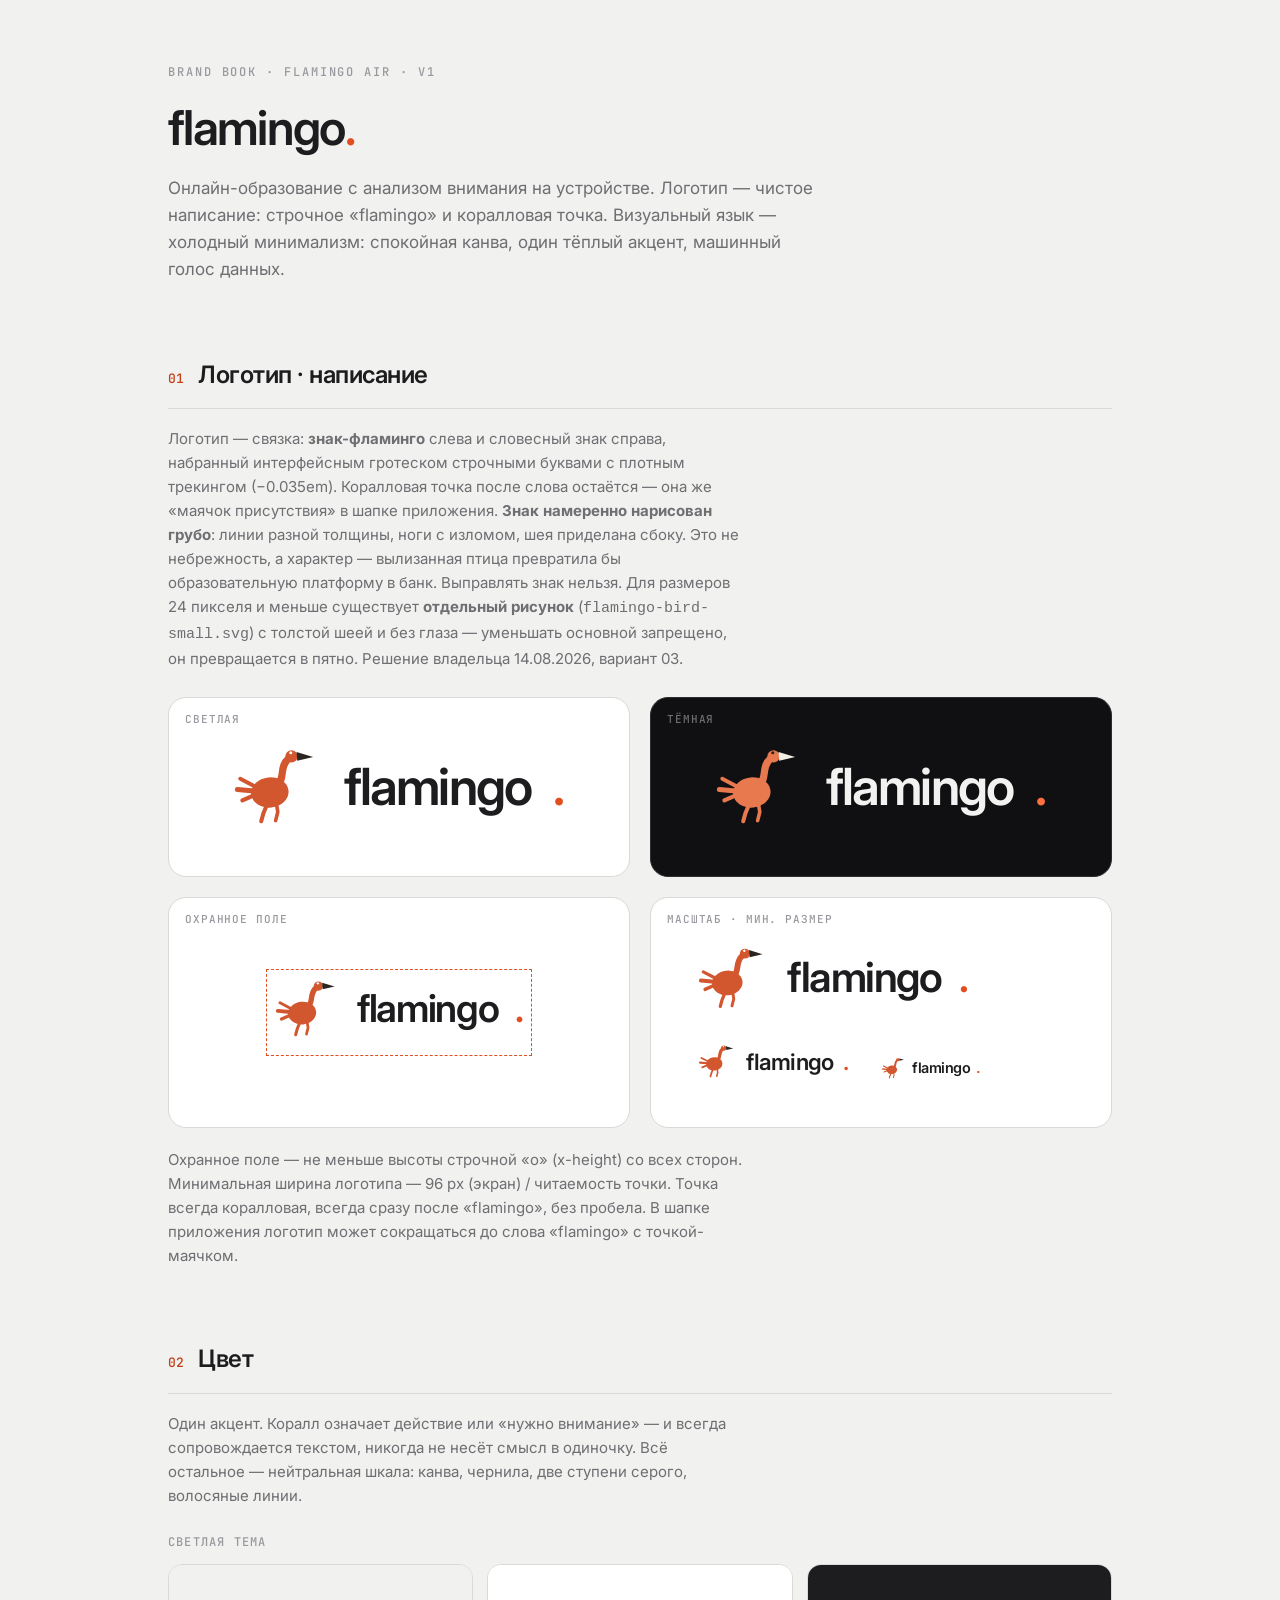
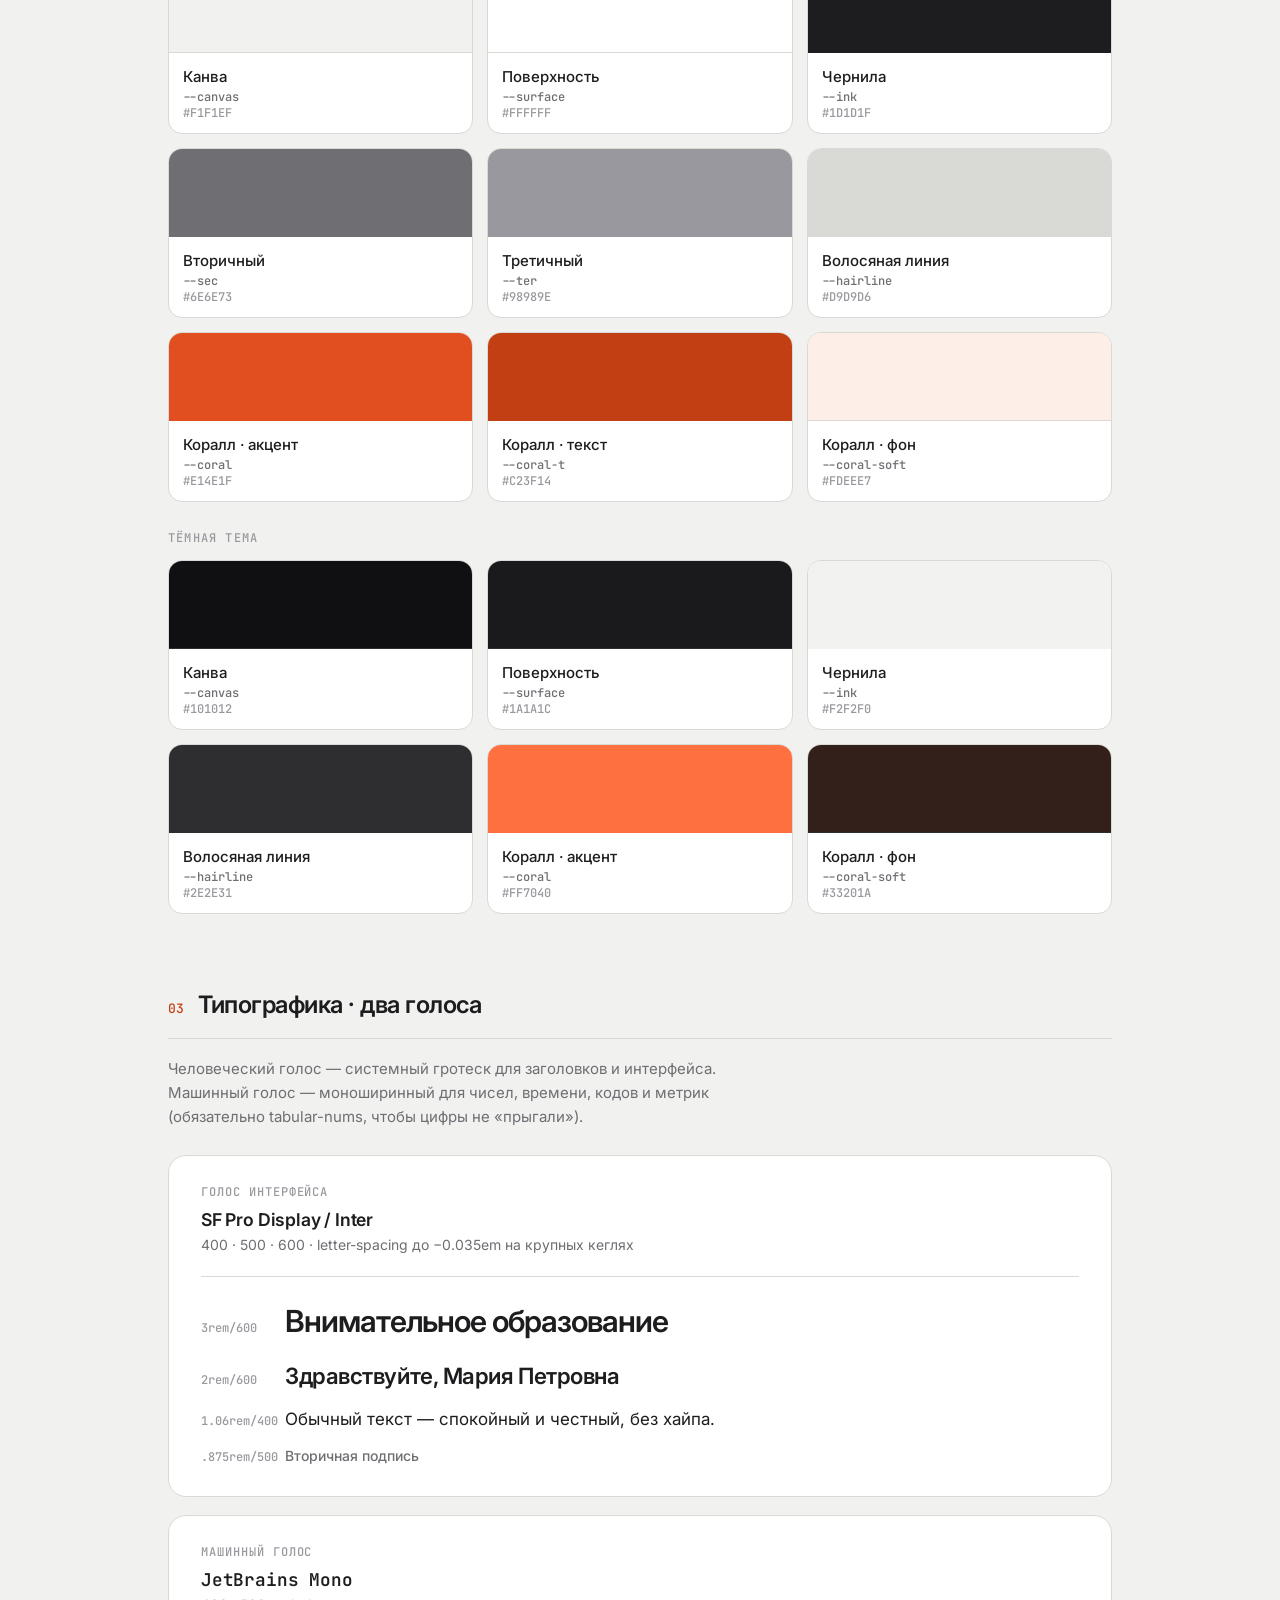
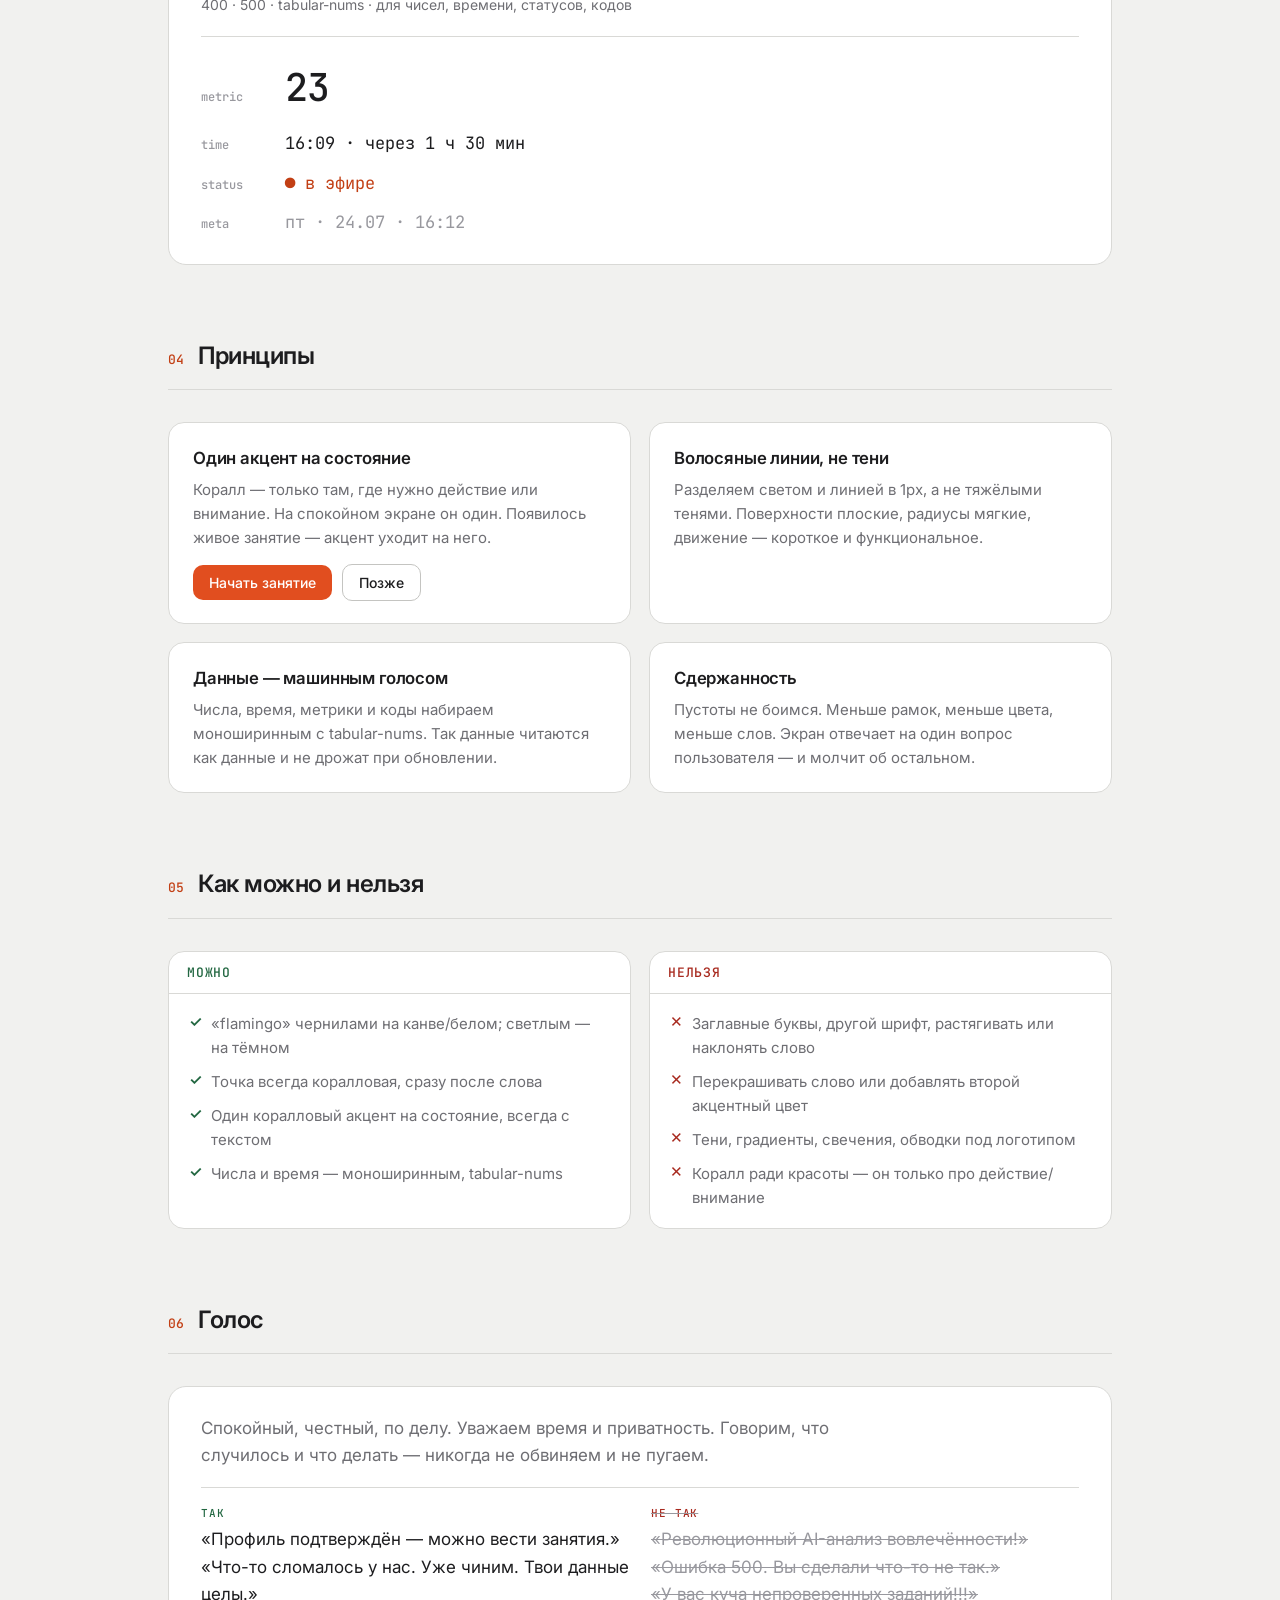
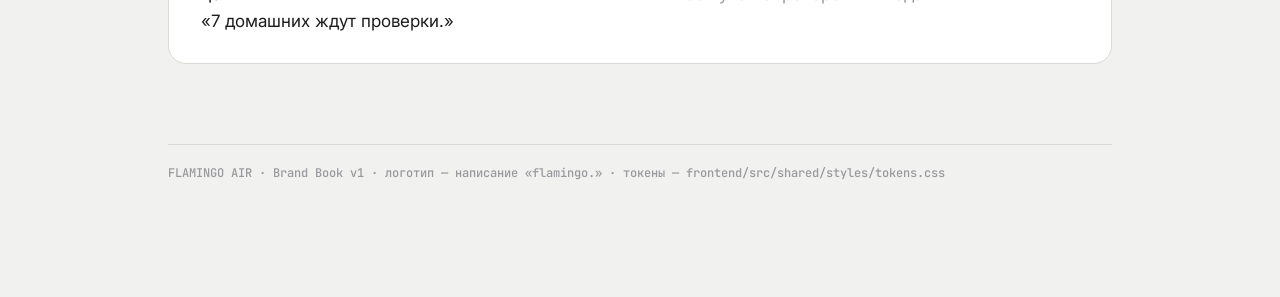
<file: docs/brand/flamingo-brandbook.html>
<!doctype html>
<html lang="ru">
<head>
<meta charset="utf-8">
<meta name="viewport" content="width=device-width, initial-scale=1">
<title>FLAMINGO — Brand Book · AIR v1</title>
<link href="https://fonts.googleapis.com/css2?family=Inter:wght@400;500;600&family=JetBrains+Mono:wght@400;500&display=swap" rel="stylesheet">
<style>
:root{
  --canvas:#f1f1ef; --surface:#fff; --subtle:#e9e9e6; --hairline:#d9d9d6; --hairline-s:#c4c4c1;
  --ink:#1d1d1f; --sec:#6e6e73; --ter:#98989e;
  --coral:#e14e1f; --coral-t:#c23f14; --coral-soft:#fdeee7;
  --ui:-apple-system,'SF Pro Display',Inter,system-ui,sans-serif;
  --mono:'JetBrains Mono','SF Mono',ui-monospace,monospace;
}
*{box-sizing:border-box;margin:0}
body{background:var(--canvas);color:var(--ink);font-family:var(--ui);font-size:1.0625rem;line-height:1.6;-webkit-font-smoothing:antialiased}
.sr-only{position:absolute;width:1px;height:1px;overflow:hidden;clip:rect(0 0 0 0)}
.wrap{max-width:1000px;margin:0 auto;padding:64px 28px 120px}
.kicker{font:500 .75rem var(--mono);color:var(--ter);letter-spacing:.16em;text-transform:uppercase}
h1{font-size:3rem;font-weight:600;letter-spacing:-.035em;margin:10px 0 8px}
h1 .dot{color:var(--coral)}
.lede{color:var(--sec);max-width:60ch}
section{margin-top:72px}
.h-sec{display:flex;align-items:baseline;gap:14px;border-bottom:1px solid var(--hairline);padding-bottom:14px;margin-bottom:32px}
.h-sec .n{font:500 .8125rem var(--mono);color:var(--coral-t);font-variant-numeric:tabular-nums}
.h-sec h2{font-size:1.5rem;font-weight:600;letter-spacing:-.02em}
.note{color:var(--sec);font-size:.9375rem;max-width:64ch;margin:-14px 0 26px}

/* logo showcase */
.wm{display:inline-flex;align-items:center;gap:.42em}
.mk{width:1.7em;height:1.55em;flex:none;overflow:visible}
.dark .mk{--mk-c:#E8794F;--mk-ink:#F4EFE6;--mk-eye:#2A2520}
.logo-grid{display:grid;grid-template-columns:1fr 1fr;gap:20px}
.plate{background:var(--surface);border:1px solid var(--hairline);border-radius:18px;padding:48px;display:grid;place-content:center;min-height:180px;position:relative}
.plate.dark{background:#101012;border-color:#2e2e31}
.plate .cap{position:absolute;left:16px;top:14px;font:500 .6875rem var(--mono);color:var(--ter);letter-spacing:.08em;text-transform:uppercase}
.plate.dark .cap{color:#6e6e73}
.wm{font-family:var(--ui);font-weight:600;letter-spacing:-.035em;color:var(--ink);line-height:1}
.wm .dot{color:var(--coral)}
.plate.dark .wm{color:#f2f2f0}
.plate.dark .wm .dot{color:#ff7040}
.clear .box{display:inline-block;padding:.5em;outline:1px dashed var(--coral)}
.sizes{display:flex;align-items:baseline;gap:34px;flex-wrap:wrap}

/* color */
.swatches{display:grid;grid-template-columns:repeat(3,1fr);gap:14px}
.sw{border:1px solid var(--hairline);border-radius:14px;overflow:hidden;background:var(--surface)}
.sw .fill{height:88px}
.sw .meta{padding:12px 14px}
.sw .nm{font-weight:500;font-size:.9375rem}
.sw .tok{font:500 .75rem var(--mono);color:var(--sec)}
.sw .hex{font:500 .75rem var(--mono);color:var(--ter);font-variant-numeric:tabular-nums;text-transform:uppercase}
.pal-title{font:500 .75rem var(--mono);color:var(--ter);letter-spacing:.1em;text-transform:uppercase;margin:8px 0 14px}

/* type */
.type-card{background:var(--surface);border:1px solid var(--hairline);border-radius:18px;padding:28px 32px}
.type-card + .type-card{margin-top:18px}
.type-label{font:500 .75rem var(--mono);color:var(--ter);letter-spacing:.08em;text-transform:uppercase;margin-bottom:6px}
.type-name{font-size:1.1rem;font-weight:600;letter-spacing:-.01em}
.type-meta{color:var(--sec);font-size:.875rem;margin-bottom:20px}
.spec{display:grid;gap:12px;border-top:1px solid var(--hairline);padding-top:20px}
.spec .row{display:flex;align-items:baseline;gap:18px}
.spec .sz{font:500 .75rem var(--mono);color:var(--ter);width:66px;flex:none;font-variant-numeric:tabular-nums}
.mono-voice{font-family:var(--mono);font-variant-numeric:tabular-nums}

/* principles */
.principles{display:grid;grid-template-columns:1fr 1fr;gap:18px}
.pr{background:var(--surface);border:1px solid var(--hairline);border-radius:16px;padding:22px 24px}
.pr h3{font-size:1.05rem;font-weight:600;letter-spacing:-.01em;margin-bottom:6px}
.pr p{color:var(--sec);font-size:.9375rem}
.accent-demo{display:flex;gap:10px;align-items:center;margin-top:14px}
.accent-btn{font:500 .875rem var(--ui);color:#fff;background:var(--coral);border:none;border-radius:10px;padding:9px 16px}
.accent-quiet{font:500 .875rem var(--ui);color:var(--ink);background:none;border:1px solid var(--hairline-s);border-radius:10px;padding:9px 16px}

/* do / dont */
.dd{display:grid;grid-template-columns:1fr 1fr;gap:18px}
.dd .col{border:1px solid var(--hairline);border-radius:16px;overflow:hidden;background:var(--surface)}
.dd .head{padding:12px 18px;font:500 .8125rem var(--mono);letter-spacing:.06em;text-transform:uppercase;border-bottom:1px solid var(--hairline)}
.dd .do .head{color:#226741}
.dd .dont .head{color:#a82a1f}
.dd ul{list-style:none;padding:18px 20px;display:grid;gap:10px}
.dd li{position:relative;padding-left:22px;color:var(--sec);font-size:.9375rem}
.dd li::before{position:absolute;left:0;top:0;font:600 .95rem var(--ui)}
.dd .do li::before{content:'✓';color:#226741}
.dd .dont li::before{content:'✕';color:#a82a1f}

.voice{background:var(--surface);border:1px solid var(--hairline);border-radius:18px;padding:28px 32px}
.voice .pair{display:grid;grid-template-columns:1fr 1fr;gap:22px;border-top:1px solid var(--hairline);padding-top:18px;margin-top:18px}
.voice .yes{color:var(--ink)} .voice .no{color:var(--ter);text-decoration:line-through}
.voice .tag{font:500 .6875rem var(--mono);letter-spacing:.08em;text-transform:uppercase;display:block;margin-bottom:6px}
.voice .yes .tag{color:#226741} .voice .no .tag{color:#a82a1f}

footer{margin-top:80px;border-top:1px solid var(--hairline);padding-top:20px;color:var(--ter);font:500 .75rem var(--mono)}
@media(max-width:760px){.logo-grid,.swatches,.principles,.dd,.voice .pair{grid-template-columns:1fr}}
</style>
</head>
<body>
<h2 class="sr-only">Краткий брендбук Flamingo в стиле FLAMINGO AIR: словесный логотип, палитра, типографика, принципы и голос.</h2>
<div class="wrap">

  <header>
    <div class="kicker">Brand Book · FLAMINGO AIR · v1</div>
    <h1>flamingo<span class="dot">.</span></h1>
    <p class="lede">Онлайн-образование с анализом внимания на устройстве. Логотип — чистое написание: строчное «flamingo» и коралловая точка. Визуальный язык — холодный минимализм: спокойная канва, один тёплый акцент, машинный голос данных.</p>
  </header>

  <!-- 01 LOGO -->
  <section>
    <div class="h-sec"><span class="n">01</span><h2>Логотип · написание</h2></div>
    <p class="note">Логотип — связка: <b>знак-фламинго</b> слева и словесный знак справа, набранный интерфейсным гротеском строчными буквами с плотным трекингом (−0.035em). Коралловая точка после слова остаётся — она же «маячок присутствия» в шапке приложения. <b>Знак намеренно нарисован грубо</b>: линии разной толщины, ноги с изломом, шея приделана сбоку. Это не небрежность, а характер — вылизанная птица превратила бы образовательную платформу в банк. Выправлять знак нельзя. Для размеров 24 пикселя и меньше существует <b>отдельный рисунок</b> (<code>flamingo-bird-small.svg</code>) с толстой шеей и без глаза — уменьшать основной запрещено, он превращается в пятно. Решение владельца 14.08.2026, вариант 03.</p>

    <div class="logo-grid">
      <div class="plate">
        <span class="cap">Светлая</span>
        <span class="wm" style="font-size:3.2rem"><svg class="mk" viewBox="0 0 120 110" aria-hidden="true"><g fill="none" stroke="var(--mk-c,#D2562E)" stroke-linecap="round"><path d="M28 55 L7 44" stroke-width="5.4"/><path d="M26 61 L3 59" stroke-width="7"/><path d="M28 66 L10 74" stroke-width="5.8"/><path d="M44 80 L39 92 L36 103" stroke-width="5.6"/><path d="M57 78 L59 90 L56 102" stroke-width="5"/></g><path d="M58 52 C70 44 60 28 74 16" fill="none" stroke="var(--mk-c,#D2562E)" stroke-width="10" stroke-linecap="round"/><ellipse cx="48" cy="63" rx="26" ry="21" fill="var(--mk-c,#D2562E)" transform="rotate(-6 48 63)"/><circle cx="78" cy="13" r="8.5" fill="var(--mk-c,#D2562E)"/><path d="M85 7 L108 14 L86 19 Z" fill="var(--mk-ink,#2A2520)"/><circle cx="77" cy="8" r="2.2" fill="var(--mk-eye,#FBF8F2)"/></svg>flamingo<span class="dot">.</span></span>
      </div>
      <div class="plate dark">
        <span class="cap">Тёмная</span>
        <span class="wm" style="font-size:3.2rem"><svg class="mk" viewBox="0 0 120 110" aria-hidden="true"><g fill="none" stroke="var(--mk-c,#D2562E)" stroke-linecap="round"><path d="M28 55 L7 44" stroke-width="5.4"/><path d="M26 61 L3 59" stroke-width="7"/><path d="M28 66 L10 74" stroke-width="5.8"/><path d="M44 80 L39 92 L36 103" stroke-width="5.6"/><path d="M57 78 L59 90 L56 102" stroke-width="5"/></g><path d="M58 52 C70 44 60 28 74 16" fill="none" stroke="var(--mk-c,#D2562E)" stroke-width="10" stroke-linecap="round"/><ellipse cx="48" cy="63" rx="26" ry="21" fill="var(--mk-c,#D2562E)" transform="rotate(-6 48 63)"/><circle cx="78" cy="13" r="8.5" fill="var(--mk-c,#D2562E)"/><path d="M85 7 L108 14 L86 19 Z" fill="var(--mk-ink,#2A2520)"/><circle cx="77" cy="8" r="2.2" fill="var(--mk-eye,#FBF8F2)"/></svg>flamingo<span class="dot">.</span></span>
      </div>
    </div>

    <div class="logo-grid" style="margin-top:20px">
      <div class="plate">
        <span class="cap">Охранное поле</span>
        <span class="clear"><span class="box"><span class="wm" style="font-size:2.4rem"><svg class="mk" viewBox="0 0 120 110" aria-hidden="true"><g fill="none" stroke="var(--mk-c,#D2562E)" stroke-linecap="round"><path d="M28 55 L7 44" stroke-width="5.4"/><path d="M26 61 L3 59" stroke-width="7"/><path d="M28 66 L10 74" stroke-width="5.8"/><path d="M44 80 L39 92 L36 103" stroke-width="5.6"/><path d="M57 78 L59 90 L56 102" stroke-width="5"/></g><path d="M58 52 C70 44 60 28 74 16" fill="none" stroke="var(--mk-c,#D2562E)" stroke-width="10" stroke-linecap="round"/><ellipse cx="48" cy="63" rx="26" ry="21" fill="var(--mk-c,#D2562E)" transform="rotate(-6 48 63)"/><circle cx="78" cy="13" r="8.5" fill="var(--mk-c,#D2562E)"/><path d="M85 7 L108 14 L86 19 Z" fill="var(--mk-ink,#2A2520)"/><circle cx="77" cy="8" r="2.2" fill="var(--mk-eye,#FBF8F2)"/></svg>flamingo<span class="dot">.</span></span></span></span>
      </div>
      <div class="plate">
        <span class="cap">Масштаб · мин. размер</span>
        <span class="sizes">
          <span class="wm" style="font-size:2.6rem"><svg class="mk" viewBox="0 0 120 110" aria-hidden="true"><g fill="none" stroke="var(--mk-c,#D2562E)" stroke-linecap="round"><path d="M28 55 L7 44" stroke-width="5.4"/><path d="M26 61 L3 59" stroke-width="7"/><path d="M28 66 L10 74" stroke-width="5.8"/><path d="M44 80 L39 92 L36 103" stroke-width="5.6"/><path d="M57 78 L59 90 L56 102" stroke-width="5"/></g><path d="M58 52 C70 44 60 28 74 16" fill="none" stroke="var(--mk-c,#D2562E)" stroke-width="10" stroke-linecap="round"/><ellipse cx="48" cy="63" rx="26" ry="21" fill="var(--mk-c,#D2562E)" transform="rotate(-6 48 63)"/><circle cx="78" cy="13" r="8.5" fill="var(--mk-c,#D2562E)"/><path d="M85 7 L108 14 L86 19 Z" fill="var(--mk-ink,#2A2520)"/><circle cx="77" cy="8" r="2.2" fill="var(--mk-eye,#FBF8F2)"/></svg>flamingo<span class="dot">.</span></span>
          <span class="wm" style="font-size:1.4rem"><svg class="mk" viewBox="0 0 120 110" aria-hidden="true"><g fill="none" stroke="var(--mk-c,#D2562E)" stroke-linecap="round"><path d="M28 55 L7 44" stroke-width="5.4"/><path d="M26 61 L3 59" stroke-width="7"/><path d="M28 66 L10 74" stroke-width="5.8"/><path d="M44 80 L39 92 L36 103" stroke-width="5.6"/><path d="M57 78 L59 90 L56 102" stroke-width="5"/></g><path d="M58 52 C70 44 60 28 74 16" fill="none" stroke="var(--mk-c,#D2562E)" stroke-width="10" stroke-linecap="round"/><ellipse cx="48" cy="63" rx="26" ry="21" fill="var(--mk-c,#D2562E)" transform="rotate(-6 48 63)"/><circle cx="78" cy="13" r="8.5" fill="var(--mk-c,#D2562E)"/><path d="M85 7 L108 14 L86 19 Z" fill="var(--mk-ink,#2A2520)"/><circle cx="77" cy="8" r="2.2" fill="var(--mk-eye,#FBF8F2)"/></svg>flamingo<span class="dot">.</span></span>
          <span class="wm" style="font-size:.9rem"><svg class="mk" viewBox="0 0 120 110" aria-hidden="true"><g fill="none" stroke="var(--mk-c,#D2562E)" stroke-linecap="round"><path d="M28 55 L7 44" stroke-width="5.4"/><path d="M26 61 L3 59" stroke-width="7"/><path d="M28 66 L10 74" stroke-width="5.8"/><path d="M44 80 L39 92 L36 103" stroke-width="5.6"/><path d="M57 78 L59 90 L56 102" stroke-width="5"/></g><path d="M58 52 C70 44 60 28 74 16" fill="none" stroke="var(--mk-c,#D2562E)" stroke-width="10" stroke-linecap="round"/><ellipse cx="48" cy="63" rx="26" ry="21" fill="var(--mk-c,#D2562E)" transform="rotate(-6 48 63)"/><circle cx="78" cy="13" r="8.5" fill="var(--mk-c,#D2562E)"/><path d="M85 7 L108 14 L86 19 Z" fill="var(--mk-ink,#2A2520)"/><circle cx="77" cy="8" r="2.2" fill="var(--mk-eye,#FBF8F2)"/></svg>flamingo<span class="dot">.</span></span>
        </span>
      </div>
    </div>
    <p class="note" style="margin-top:20px">Охранное поле — не меньше высоты строчной «o» (x-height) со всех сторон. Минимальная ширина логотипа — 96 px (экран) / читаемость точки. Точка всегда коралловая, всегда сразу после «flamingo», без пробела. В шапке приложения логотип может сокращаться до слова «flamingo» с точкой-маячком.</p>
  </section>

  <!-- 02 COLOR -->
  <section>
    <div class="h-sec"><span class="n">02</span><h2>Цвет</h2></div>
    <p class="note">Один акцент. Коралл означает действие или «нужно внимание» — и всегда сопровождается текстом, никогда не несёт смысл в одиночку. Всё остальное — нейтральная шкала: канва, чернила, две ступени серого, волосяные линии.</p>

    <div class="pal-title">Светлая тема</div>
    <div class="swatches">
      <div class="sw"><div class="fill" style="background:#f1f1ef;border-bottom:1px solid #d9d9d6"></div><div class="meta"><div class="nm">Канва</div><div class="tok">--canvas</div><div class="hex">#F1F1EF</div></div></div>
      <div class="sw"><div class="fill" style="background:#ffffff;border-bottom:1px solid #d9d9d6"></div><div class="meta"><div class="nm">Поверхность</div><div class="tok">--surface</div><div class="hex">#FFFFFF</div></div></div>
      <div class="sw"><div class="fill" style="background:#1d1d1f"></div><div class="meta"><div class="nm">Чернила</div><div class="tok">--ink</div><div class="hex">#1D1D1F</div></div></div>
      <div class="sw"><div class="fill" style="background:#6e6e73"></div><div class="meta"><div class="nm">Вторичный</div><div class="tok">--sec</div><div class="hex">#6E6E73</div></div></div>
      <div class="sw"><div class="fill" style="background:#98989e"></div><div class="meta"><div class="nm">Третичный</div><div class="tok">--ter</div><div class="hex">#98989E</div></div></div>
      <div class="sw"><div class="fill" style="background:#d9d9d6"></div><div class="meta"><div class="nm">Волосяная линия</div><div class="tok">--hairline</div><div class="hex">#D9D9D6</div></div></div>
      <div class="sw"><div class="fill" style="background:#e14e1f"></div><div class="meta"><div class="nm">Коралл · акцент</div><div class="tok">--coral</div><div class="hex">#E14E1F</div></div></div>
      <div class="sw"><div class="fill" style="background:#c23f14"></div><div class="meta"><div class="nm">Коралл · текст</div><div class="tok">--coral-t</div><div class="hex">#C23F14</div></div></div>
      <div class="sw"><div class="fill" style="background:#fdeee7;border-bottom:1px solid #d9d9d6"></div><div class="meta"><div class="nm">Коралл · фон</div><div class="tok">--coral-soft</div><div class="hex">#FDEEE7</div></div></div>
    </div>

    <div class="pal-title" style="margin-top:28px">Тёмная тема</div>
    <div class="swatches">
      <div class="sw"><div class="fill" style="background:#101012;border-bottom:1px solid #2e2e31"></div><div class="meta"><div class="nm">Канва</div><div class="tok">--canvas</div><div class="hex">#101012</div></div></div>
      <div class="sw"><div class="fill" style="background:#1a1a1c;border-bottom:1px solid #2e2e31"></div><div class="meta"><div class="nm">Поверхность</div><div class="tok">--surface</div><div class="hex">#1A1A1C</div></div></div>
      <div class="sw"><div class="fill" style="background:#f2f2f0"></div><div class="meta"><div class="nm">Чернила</div><div class="tok">--ink</div><div class="hex">#F2F2F0</div></div></div>
      <div class="sw"><div class="fill" style="background:#2e2e31"></div><div class="meta"><div class="nm">Волосяная линия</div><div class="tok">--hairline</div><div class="hex">#2E2E31</div></div></div>
      <div class="sw"><div class="fill" style="background:#ff7040"></div><div class="meta"><div class="nm">Коралл · акцент</div><div class="tok">--coral</div><div class="hex">#FF7040</div></div></div>
      <div class="sw"><div class="fill" style="background:#33201a;border-bottom:1px solid #2e2e31"></div><div class="meta"><div class="nm">Коралл · фон</div><div class="tok">--coral-soft</div><div class="hex">#33201A</div></div></div>
    </div>
  </section>

  <!-- 03 TYPE -->
  <section>
    <div class="h-sec"><span class="n">03</span><h2>Типографика · два голоса</h2></div>
    <p class="note">Человеческий голос — системный гротеск для заголовков и интерфейса. Машинный голос — моноширинный для чисел, времени, кодов и метрик (обязательно tabular-nums, чтобы цифры не «прыгали»).</p>

    <div class="type-card">
      <div class="type-label">Голос интерфейса</div>
      <div class="type-name">SF Pro Display / Inter</div>
      <div class="type-meta">400 · 500 · 600 · letter-spacing до −0.035em на крупных кеглях</div>
      <div class="spec">
        <div class="row"><span class="sz">3rem/600</span><span style="font-size:1.9rem;font-weight:600;letter-spacing:-.035em">Внимательное образование</span></div>
        <div class="row"><span class="sz">2rem/600</span><span style="font-size:1.4rem;font-weight:600;letter-spacing:-.02em">Здравствуйте, Мария Петровна</span></div>
        <div class="row"><span class="sz">1.06rem/400</span><span>Обычный текст — спокойный и честный, без хайпа.</span></div>
        <div class="row"><span class="sz">.875rem/500</span><span style="font-size:.875rem;font-weight:500;color:var(--sec)">Вторичная подпись</span></div>
      </div>
    </div>

    <div class="type-card">
      <div class="type-label">Машинный голос</div>
      <div class="type-name mono-voice">JetBrains Mono</div>
      <div class="type-meta">400 · 500 · tabular-nums · для чисел, времени, статусов, кодов</div>
      <div class="spec mono-voice">
        <div class="row"><span class="sz">metric</span><span style="font-size:2.4rem;font-weight:500;letter-spacing:-.03em">23</span></div>
        <div class="row"><span class="sz">time</span><span>16:09 · через 1 ч 30 мин</span></div>
        <div class="row"><span class="sz">status</span><span style="color:var(--coral-t)">● в эфире</span></div>
        <div class="row"><span class="sz">meta</span><span style="color:var(--ter)">пт · 24.07 · 16:12</span></div>
      </div>
    </div>
  </section>

  <!-- 04 PRINCIPLES -->
  <section>
    <div class="h-sec"><span class="n">04</span><h2>Принципы</h2></div>
    <div class="principles">
      <div class="pr">
        <h3>Один акцент на состояние</h3>
        <p>Коралл — только там, где нужно действие или внимание. На спокойном экране он один. Появилось живое занятие — акцент уходит на него.</p>
        <div class="accent-demo"><button class="accent-btn">Начать занятие</button><button class="accent-quiet">Позже</button></div>
      </div>
      <div class="pr">
        <h3>Волосяные линии, не тени</h3>
        <p>Разделяем светом и линией в 1px, а не тяжёлыми тенями. Поверхности плоские, радиусы мягкие, движение — короткое и функциональное.</p>
      </div>
      <div class="pr">
        <h3>Данные — машинным голосом</h3>
        <p>Числа, время, метрики и коды набираем моноширинным с tabular-nums. Так данные читаются как данные и не дрожат при обновлении.</p>
      </div>
      <div class="pr">
        <h3>Сдержанность</h3>
        <p>Пустоты не боимся. Меньше рамок, меньше цвета, меньше слов. Экран отвечает на один вопрос пользователя — и молчит об остальном.</p>
      </div>
    </div>
  </section>

  <!-- 05 MISUSE -->
  <section>
    <div class="h-sec"><span class="n">05</span><h2>Как можно и нельзя</h2></div>
    <div class="dd">
      <div class="col do">
        <div class="head">Можно</div>
        <ul>
          <li>«flamingo» чернилами на канве/белом; светлым — на тёмном</li>
          <li>Точка всегда коралловая, сразу после слова</li>
          <li>Один коралловый акцент на состояние, всегда с текстом</li>
          <li>Числа и время — моноширинным, tabular-nums</li>
        </ul>
      </div>
      <div class="col dont">
        <div class="head">Нельзя</div>
        <ul>
          <li>Заглавные буквы, другой шрифт, растягивать или наклонять слово</li>
          <li>Перекрашивать слово или добавлять второй акцентный цвет</li>
          <li>Тени, градиенты, свечения, обводки под логотипом</li>
          <li>Коралл ради красоты — он только про действие/внимание</li>
        </ul>
      </div>
    </div>
  </section>

  <!-- 06 VOICE -->
  <section>
    <div class="h-sec"><span class="n">06</span><h2>Голос</h2></div>
    <div class="voice">
      <p style="color:var(--sec);max-width:60ch">Спокойный, честный, по делу. Уважаем время и приватность. Говорим, что случилось и что делать — никогда не обвиняем и не пугаем.</p>
      <div class="pair">
        <div class="yes"><span class="tag">Так</span>«Профиль подтверждён — можно вести занятия.»<br>«Что-то сломалось у нас. Уже чиним. Твои данные целы.»<br>«7 домашних ждут проверки.»</div>
        <div class="no"><span class="tag">Не так</span>«Революционный AI-анализ вовлечённости!»<br>«Ошибка 500. Вы сделали что-то не так.»<br>«У вас куча непроверенных заданий!!!»</div>
      </div>
    </div>
  </section>

  <footer>FLAMINGO AIR · Brand Book v1 · логотип — написание «flamingo.» · токены — frontend/src/shared/styles/tokens.css</footer>
</div>
</body>
</html>
</file>
